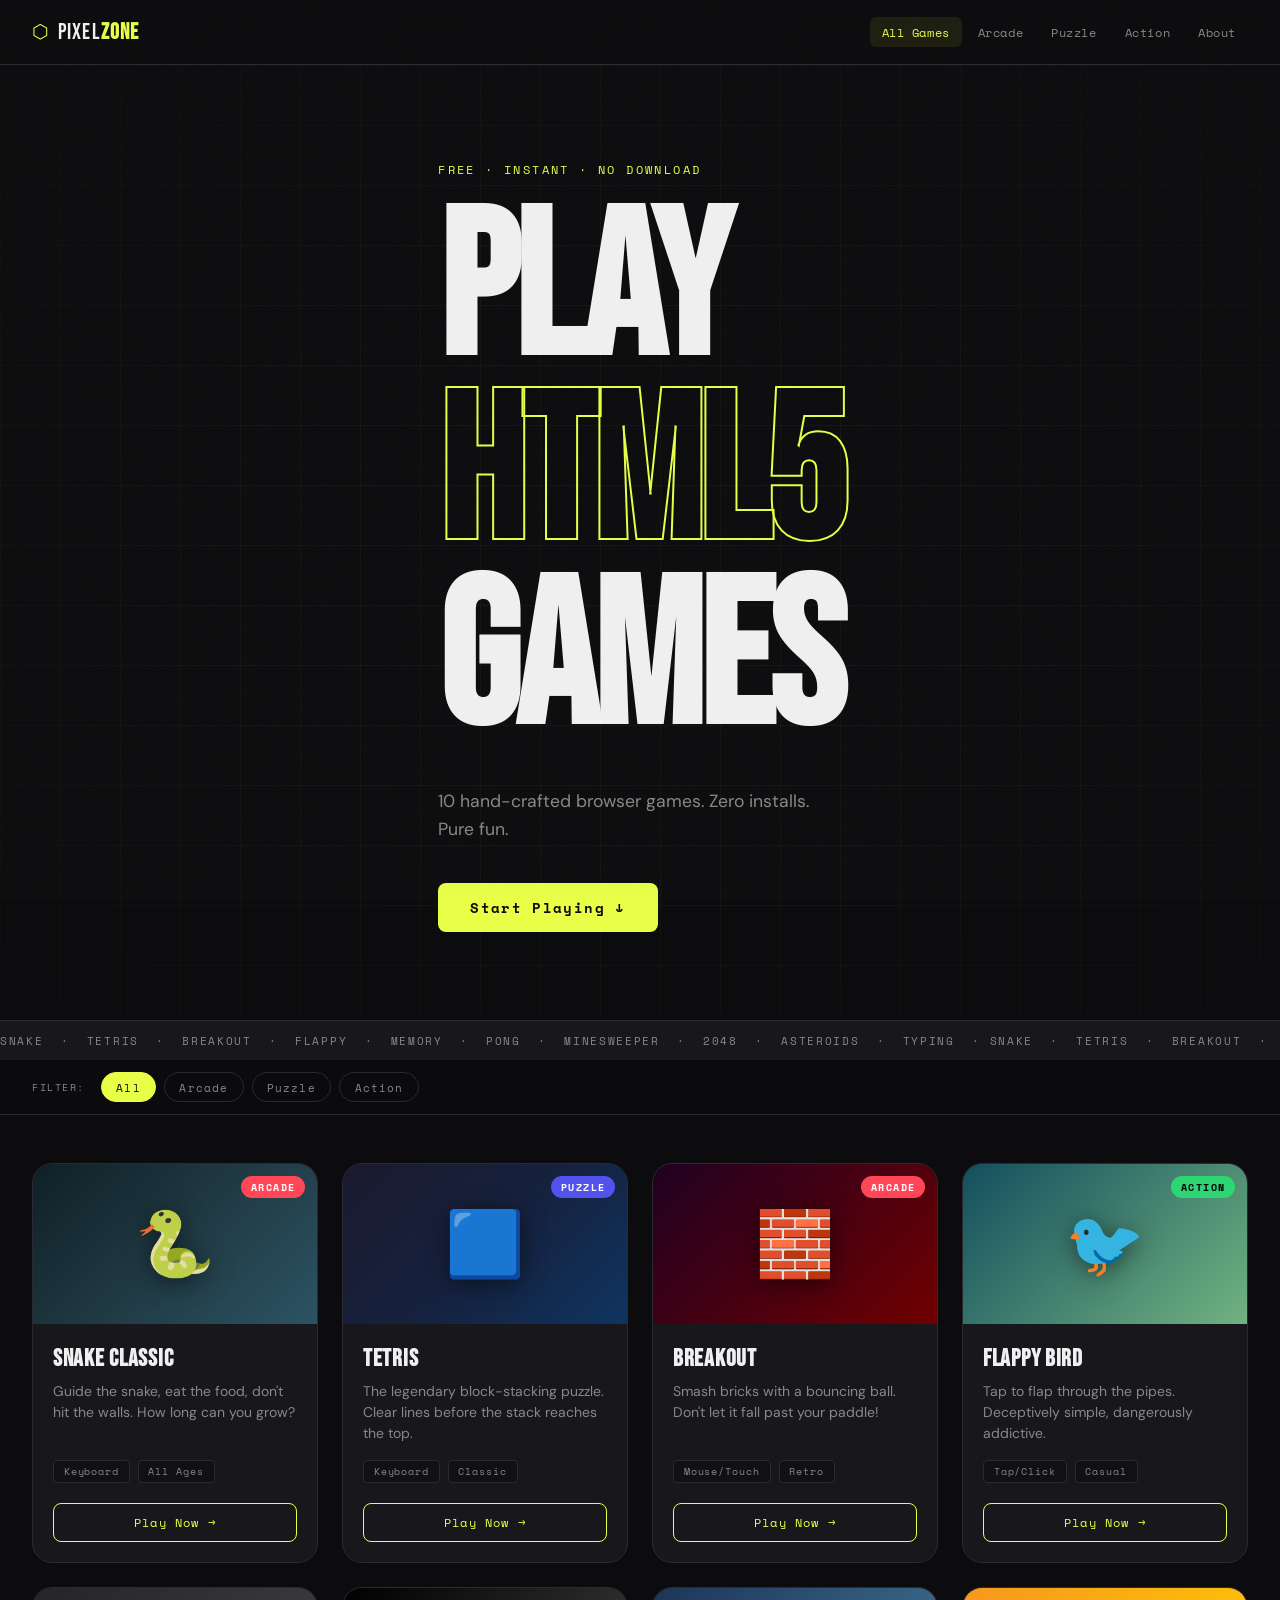
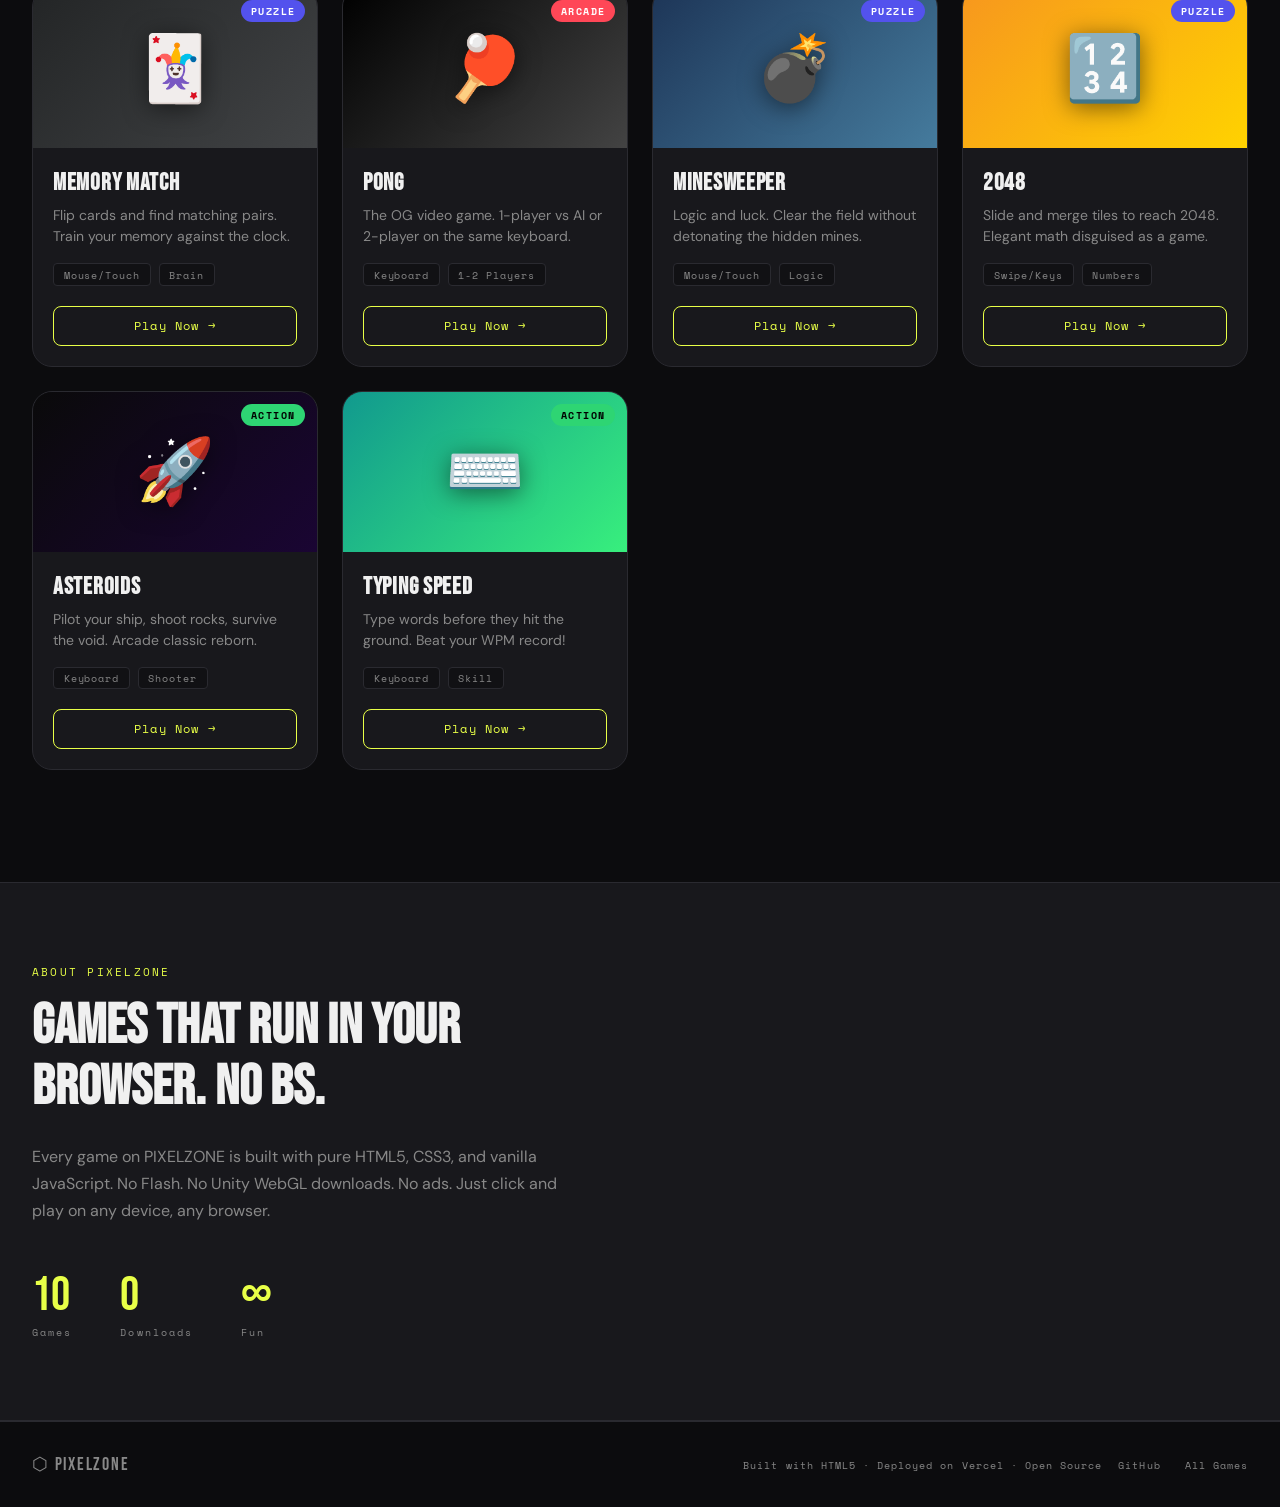
<file: index.html>
<!DOCTYPE html>
<html lang="en">
<head>
  <meta charset="UTF-8" />
  <meta name="viewport" content="width=device-width, initial-scale=1.0" />
  <title>PIXELZONE — HTML5 Games</title>
  <meta name="description" content="Play the best free HTML5 games online. No downloads, no plugins — just pure browser gaming." />
  <link rel="preconnect" href="https://fonts.googleapis.com" />
  <link rel="preconnect" href="https://fonts.gstatic.com" crossorigin />
  <link href="https://fonts.googleapis.com/css2?family=Bebas+Neue&family=Space+Mono:ital,wght@0,400;0,700;1,400&family=DM+Sans:wght@300;400;500;700&display=swap" rel="stylesheet" />
  <link rel="stylesheet" href="css/style.css" />
</head>
<body>

<!-- NOISE OVERLAY -->
<div class="noise"></div>

<!-- HEADER -->
<header class="header">
  <div class="header-inner">
    <a href="index.html" class="logo">
      <span class="logo-icon">⬡</span>
      <span class="logo-text">PIXEL<strong>ZONE</strong></span>
    </a>
    <nav class="nav">
      <a href="index.html" class="nav-link active">All Games</a>
      <a href="#arcade" class="nav-link">Arcade</a>
      <a href="#puzzle" class="nav-link">Puzzle</a>
      <a href="#action" class="nav-link">Action</a>
      <a href="#about" class="nav-link">About</a>
    </nav>
    <button class="menu-toggle" aria-label="Toggle menu">☰</button>
  </div>
</header>

<!-- HERO -->
<section class="hero">
  <div class="hero-bg-grid"></div>
  <div class="hero-content">
    <p class="hero-eyebrow">Free · Instant · No Download</p>
    <h1 class="hero-title">PLAY<br/><span class="hero-accent">HTML5</span><br/>GAMES</h1>
    <p class="hero-sub">10 hand-crafted browser games. Zero installs. Pure fun.</p>
    <a href="#games" class="cta-btn">Start Playing ↓</a>
  </div>
  <div class="hero-ticker">
    <div class="ticker-track">
      <span>SNAKE &nbsp;·&nbsp; TETRIS &nbsp;·&nbsp; BREAKOUT &nbsp;·&nbsp; FLAPPY &nbsp;·&nbsp; MEMORY &nbsp;·&nbsp; PONG &nbsp;·&nbsp; MINESWEEPER &nbsp;·&nbsp; 2048 &nbsp;·&nbsp; ASTEROIDS &nbsp;·&nbsp; TYPING &nbsp;·&nbsp;</span>
      <span>SNAKE &nbsp;·&nbsp; TETRIS &nbsp;·&nbsp; BREAKOUT &nbsp;·&nbsp; FLAPPY &nbsp;·&nbsp; MEMORY &nbsp;·&nbsp; PONG &nbsp;·&nbsp; MINESWEEPER &nbsp;·&nbsp; 2048 &nbsp;·&nbsp; ASTEROIDS &nbsp;·&nbsp; TYPING &nbsp;·&nbsp;</span>
    </div>
  </div>
</section>

<!-- FILTER BAR -->
<div class="filter-bar" id="games">
  <div class="filter-inner">
    <span class="filter-label">FILTER:</span>
    <button class="filter-btn active" data-cat="all">All</button>
    <button class="filter-btn" data-cat="arcade">Arcade</button>
    <button class="filter-btn" data-cat="puzzle">Puzzle</button>
    <button class="filter-btn" data-cat="action">Action</button>
  </div>
</div>

<!-- GAMES GRID -->
<main class="games-grid" id="arcade">
  <!-- SNAKE -->
  <article class="game-card" data-cat="arcade">
    <div class="card-thumb" style="background: linear-gradient(135deg,#0f2027,#203a43,#2c5364)">
      <div class="card-emoji">🐍</div>
      <span class="card-badge arcade">ARCADE</span>
    </div>
    <div class="card-body">
      <h2 class="card-title">Snake Classic</h2>
      <p class="card-desc">Guide the snake, eat the food, don't hit the walls. How long can you grow?</p>
      <div class="card-meta">
        <span class="card-tag">Keyboard</span>
        <span class="card-tag">All Ages</span>
      </div>
      <a href="games/snake.html" class="play-btn">Play Now →</a>
    </div>
  </article>

  <!-- TETRIS -->
  <article class="game-card" data-cat="puzzle">
    <div class="card-thumb" style="background: linear-gradient(135deg,#1a1a2e,#16213e,#0f3460)">
      <div class="card-emoji">🟦</div>
      <span class="card-badge puzzle">PUZZLE</span>
    </div>
    <div class="card-body">
      <h2 class="card-title">Tetris</h2>
      <p class="card-desc">The legendary block-stacking puzzle. Clear lines before the stack reaches the top.</p>
      <div class="card-meta">
        <span class="card-tag">Keyboard</span>
        <span class="card-tag">Classic</span>
      </div>
      <a href="games/tetris.html" class="play-btn">Play Now →</a>
    </div>
  </article>

  <!-- BREAKOUT -->
  <article class="game-card" data-cat="arcade">
    <div class="card-thumb" style="background: linear-gradient(135deg,#200122,#6f0000)">
      <div class="card-emoji">🧱</div>
      <span class="card-badge arcade">ARCADE</span>
    </div>
    <div class="card-body">
      <h2 class="card-title">Breakout</h2>
      <p class="card-desc">Smash bricks with a bouncing ball. Don't let it fall past your paddle!</p>
      <div class="card-meta">
        <span class="card-tag">Mouse/Touch</span>
        <span class="card-tag">Retro</span>
      </div>
      <a href="games/breakout.html" class="play-btn">Play Now →</a>
    </div>
  </article>

  <!-- FLAPPY BIRD -->
  <article class="game-card" data-cat="action">
    <div class="card-thumb" style="background: linear-gradient(135deg,#134e5e,#71b280)">
      <div class="card-emoji">🐦</div>
      <span class="card-badge action">ACTION</span>
    </div>
    <div class="card-body">
      <h2 class="card-title">Flappy Bird</h2>
      <p class="card-desc">Tap to flap through the pipes. Deceptively simple, dangerously addictive.</p>
      <div class="card-meta">
        <span class="card-tag">Tap/Click</span>
        <span class="card-tag">Casual</span>
      </div>
      <a href="games/flappy.html" class="play-btn">Play Now →</a>
    </div>
  </article>

  <!-- MEMORY -->
  <article class="game-card" data-cat="puzzle">
    <div class="card-thumb" style="background: linear-gradient(135deg,#232526,#414345)">
      <div class="card-emoji">🃏</div>
      <span class="card-badge puzzle">PUZZLE</span>
    </div>
    <div class="card-body">
      <h2 class="card-title">Memory Match</h2>
      <p class="card-desc">Flip cards and find matching pairs. Train your memory against the clock.</p>
      <div class="card-meta">
        <span class="card-tag">Mouse/Touch</span>
        <span class="card-tag">Brain</span>
      </div>
      <a href="games/memory.html" class="play-btn">Play Now →</a>
    </div>
  </article>

  <!-- PONG -->
  <article class="game-card" data-cat="arcade">
    <div class="card-thumb" style="background: linear-gradient(135deg,#000000,#434343)">
      <div class="card-emoji">🏓</div>
      <span class="card-badge arcade">ARCADE</span>
    </div>
    <div class="card-body">
      <h2 class="card-title">Pong</h2>
      <p class="card-desc">The OG video game. 1-player vs AI or 2-player on the same keyboard.</p>
      <div class="card-meta">
        <span class="card-tag">Keyboard</span>
        <span class="card-tag">1-2 Players</span>
      </div>
      <a href="games/pong.html" class="play-btn">Play Now →</a>
    </div>
  </article>

  <!-- MINESWEEPER -->
  <article class="game-card" data-cat="puzzle">
    <div class="card-thumb" style="background: linear-gradient(135deg,#1d3557,#457b9d)">
      <div class="card-emoji">💣</div>
      <span class="card-badge puzzle">PUZZLE</span>
    </div>
    <div class="card-body">
      <h2 class="card-title">Minesweeper</h2>
      <p class="card-desc">Logic and luck. Clear the field without detonating the hidden mines.</p>
      <div class="card-meta">
        <span class="card-tag">Mouse/Touch</span>
        <span class="card-tag">Logic</span>
      </div>
      <a href="games/minesweeper.html" class="play-btn">Play Now →</a>
    </div>
  </article>

  <!-- 2048 -->
  <article class="game-card" data-cat="puzzle">
    <div class="card-thumb" style="background: linear-gradient(135deg,#f7971e,#ffd200)">
      <div class="card-emoji">🔢</div>
      <span class="card-badge puzzle">PUZZLE</span>
    </div>
    <div class="card-body">
      <h2 class="card-title">2048</h2>
      <p class="card-desc">Slide and merge tiles to reach 2048. Elegant math disguised as a game.</p>
      <div class="card-meta">
        <span class="card-tag">Swipe/Keys</span>
        <span class="card-tag">Numbers</span>
      </div>
      <a href="games/2048.html" class="play-btn">Play Now →</a>
    </div>
  </article>

  <!-- ASTEROIDS -->
  <article class="game-card" data-cat="action">
    <div class="card-thumb" style="background: linear-gradient(135deg,#0a0a0a,#1a0533)">
      <div class="card-emoji">🚀</div>
      <span class="card-badge action">ACTION</span>
    </div>
    <div class="card-body">
      <h2 class="card-title">Asteroids</h2>
      <p class="card-desc">Pilot your ship, shoot rocks, survive the void. Arcade classic reborn.</p>
      <div class="card-meta">
        <span class="card-tag">Keyboard</span>
        <span class="card-tag">Shooter</span>
      </div>
      <a href="games/asteroids.html" class="play-btn">Play Now →</a>
    </div>
  </article>

  <!-- TYPING SPEED -->
  <article class="game-card" data-cat="action">
    <div class="card-thumb" style="background: linear-gradient(135deg,#11998e,#38ef7d)">
      <div class="card-emoji">⌨️</div>
      <span class="card-badge action">ACTION</span>
    </div>
    <div class="card-body">
      <h2 class="card-title">Typing Speed</h2>
      <p class="card-desc">Type words before they hit the ground. Beat your WPM record!</p>
      <div class="card-meta">
        <span class="card-tag">Keyboard</span>
        <span class="card-tag">Skill</span>
      </div>
      <a href="games/typing.html" class="play-btn">Play Now →</a>
    </div>
  </article>
</main>

<!-- ABOUT -->
<section class="about-section" id="about">
  <div class="about-inner">
    <div class="about-text">
      <p class="about-eyebrow">About PIXELZONE</p>
      <h2 class="about-title">Games that run in your browser. No BS.</h2>
      <p class="about-body">Every game on PIXELZONE is built with pure HTML5, CSS3, and vanilla JavaScript. No Flash. No Unity WebGL downloads. No ads. Just click and play on any device, any browser.</p>
      <div class="about-stats">
        <div class="stat"><span class="stat-num">10</span><span class="stat-label">Games</span></div>
        <div class="stat"><span class="stat-num">0</span><span class="stat-label">Downloads</span></div>
        <div class="stat"><span class="stat-num">∞</span><span class="stat-label">Fun</span></div>
      </div>
    </div>
  </div>
</section>

<!-- FOOTER -->
<footer class="footer">
  <div class="footer-inner">
    <span class="footer-logo">⬡ PIXELZONE</span>
    <p class="footer-copy">Built with HTML5 · Deployed on Vercel · Open Source</p>
    <div class="footer-links">
      <a href="https://github.com" target="_blank">GitHub</a>
      <a href="index.html">All Games</a>
    </div>
  </div>
</footer>

<script src="js/main.js"></script>
</body>
</html>
</file>
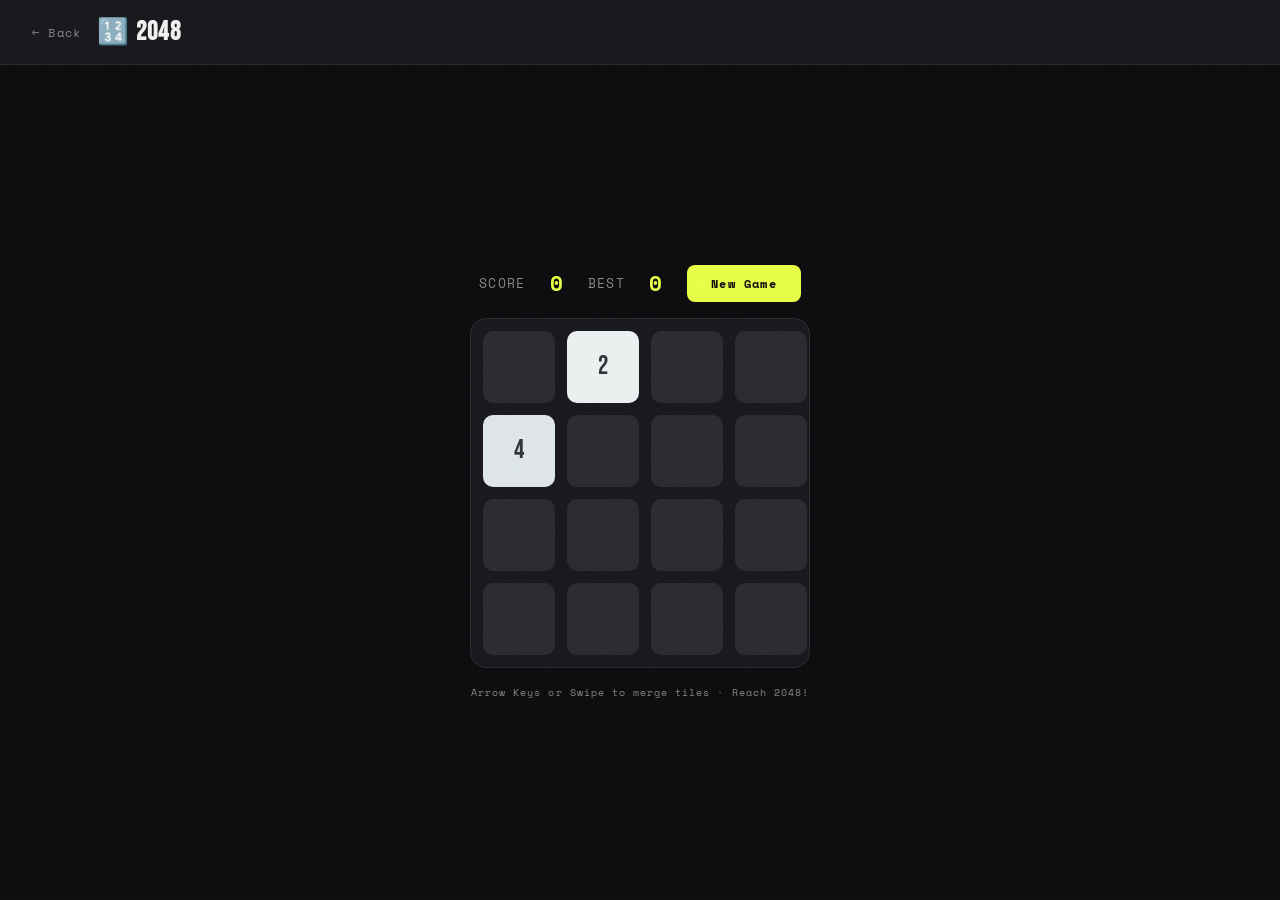
<file: games/2048.html>
<!DOCTYPE html>
<html lang="en">
<head>
  <meta charset="UTF-8"/><meta name="viewport" content="width=device-width,initial-scale=1.0"/>
  <title>2048 — PIXELZONE</title>
  <link rel="preconnect" href="https://fonts.googleapis.com"/>
  <link href="https://fonts.googleapis.com/css2?family=Bebas+Neue&family=Space+Mono:wght@400;700&family=DM+Sans:wght@400;500;700&display=swap" rel="stylesheet"/>
  <link rel="stylesheet" href="../css/style.css"/>
  <style>
    .g2048{display:grid;grid-template-columns:repeat(4,1fr);gap:12px;background:#18181c;padding:12px;border-radius:16px;border:1px solid var(--border);width:340px;max-width:96vw;}
    .tile{width:72px;height:72px;border-radius:10px;display:flex;align-items:center;justify-content:center;font-family:var(--font-display);font-size:1.6rem;letter-spacing:.03em;transition:background .15s;aspect-ratio:1;}
    .tile-0{background:#2a2a30;}
    .tile-2{background:#ecf0f1;color:#2d3436;}
    .tile-4{background:#dfe6e9;color:#2d3436;}
    .tile-8{background:#fdcb6e;color:#fff;}
    .tile-16{background:#e17055;color:#fff;}
    .tile-32{background:#d63031;color:#fff;}
    .tile-64{background:#e84393;color:#fff;}
    .tile-128{background:#6c5ce7;color:#fff;font-size:1.3rem;}
    .tile-256{background:#0984e3;color:#fff;font-size:1.3rem;}
    .tile-512{background:#00b894;color:#fff;font-size:1.3rem;}
    .tile-1024{background:#e8ff47;color:#0c0c0e;font-size:1.1rem;}
    .tile-2048{background:#ff4757;color:#fff;font-size:1.1rem;box-shadow:0 0 30px rgba(255,71,87,.5);}
    @media(max-width:400px){.g2048{width:280px;}.tile{width:57px;height:57px;font-size:1.2rem;}}
  </style>
</head>
<body>
<div class="noise"></div>
<div class="game-page">
  <div class="game-header">
    <a href="../index.html">← Back</a>
    <h1>🔢 2048</h1>
  </div>
  <div class="game-area">
    <div class="game-ui">
      <span class="score-label">SCORE</span><span class="score-val" id="score">0</span>
      <span class="score-label">BEST</span><span class="score-val" id="best">0</span>
      <button class="game-btn" id="newBtn">New Game</button>
    </div>
    <div id="boardEl" class="g2048"></div>
    <p class="game-hint">Arrow Keys or Swipe to merge tiles · Reach 2048!</p>
  </div>
</div>
<script>
let board,score,best=0,over=false;

function empty(){return Array.from({length:4},()=>Array(4).fill(0));}

function addTile(b){
  const empties=[];
  b.forEach((r,ri)=>r.forEach((v,ci)=>{if(!v)empties.push([ri,ci]);}));
  if(!empties.length)return;
  const[r,c]=empties[Math.floor(Math.random()*empties.length)];
  b[r][c]=Math.random()<.9?2:4;
}

function init(){
  board=empty();score=0;over=false;
  addTile(board);addTile(board);
  document.getElementById('score').textContent=0;
  render();
}

function render(){
  const el=document.getElementById('boardEl');
  el.innerHTML='';
  board.forEach(row=>row.forEach(v=>{
    const t=document.createElement('div');
    const cls=v&&v<=2048?v:v>2048?2048:0;
    t.className=`tile tile-${cls}`;
    t.textContent=v||'';
    el.appendChild(t);
  }));
}

function slideRow(row){
  let r=row.filter(v=>v);
  for(let i=0;i<r.length-1;i++){
    if(r[i]===r[i+1]){r[i]*=2;score+=r[i];r.splice(i+1,1);}
  }
  while(r.length<4)r.push(0);
  return r;
}

function move(dir){
  if(over)return;
  let moved=false;
  const b=board.map(r=>[...r]);
  if(dir==='left'){board=board.map(r=>{const n=slideRow(r);if(n.join()!==r.join())moved=true;return n;});}
  else if(dir==='right'){board=board.map(r=>{const rv=[...r].reverse(),n=slideRow(rv).reverse();if(n.join()!==r.join())moved=true;return n;});}
  else if(dir==='up'||dir==='down'){
    for(let c=0;c<4;c++){
      let col=board.map(r=>r[c]);
      if(dir==='down')col.reverse();
      const n=slideRow(col);
      if(dir==='down')n.reverse();
      if(n.join()!==col.join())moved=true; // Note: col is pre-reverse, so compare original
      board.forEach((r,ri)=>r[c]=n[ri]);
    }
    moved = JSON.stringify(board)!==JSON.stringify(b);
  }
  if(moved){addTile(board);document.getElementById('score').textContent=score;if(score>best){best=score;document.getElementById('best').textContent=best;}}
  render();
  if(!canMove())gameOver();
}

function canMove(){
  for(let r=0;r<4;r++)for(let c=0;c<4;c++){
    if(!board[r][c])return true;
    if(c<3&&board[r][c]===board[r][c+1])return true;
    if(r<3&&board[r][c]===board[r+1][c])return true;
  }
  return false;
}

function gameOver(){over=true;setTimeout(()=>alert(`Game Over!\nScore: ${score}`),100);}

document.getElementById('newBtn').addEventListener('click',init);
document.addEventListener('keydown',e=>{
  const map={ArrowLeft:'left',ArrowRight:'right',ArrowUp:'up',ArrowDown:'down'};
  if(map[e.key]){move(map[e.key]);e.preventDefault();}
});

// Swipe
let tx=0,ty=0;
document.getElementById('boardEl').addEventListener('touchstart',e=>{tx=e.touches[0].clientX;ty=e.touches[0].clientY;},{passive:true});
document.getElementById('boardEl').addEventListener('touchend',e=>{
  const dx=e.changedTouches[0].clientX-tx,dy=e.changedTouches[0].clientY-ty;
  if(Math.abs(dx)>Math.abs(dy))move(dx>0?'right':'left');
  else move(dy>0?'down':'up');
},{passive:true});

init();
</script>
</body>
</html>
</file>
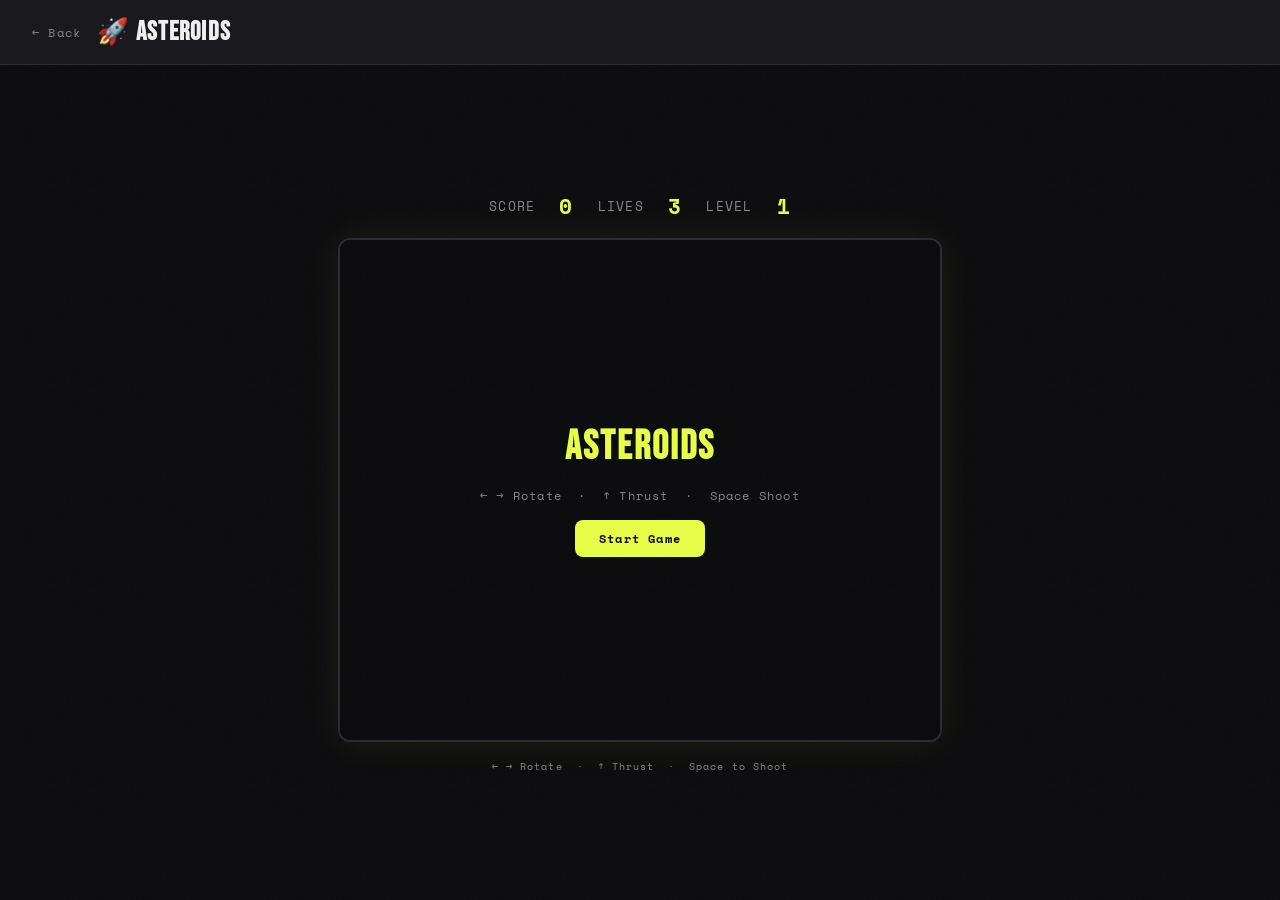
<file: games/asteroids.html>
<!DOCTYPE html>
<html lang="en">
<head>
  <meta charset="UTF-8"/><meta name="viewport" content="width=device-width,initial-scale=1.0"/>
  <title>Asteroids — PIXELZONE</title>
  <link rel="preconnect" href="https://fonts.googleapis.com"/>
  <link href="https://fonts.googleapis.com/css2?family=Bebas+Neue&family=Space+Mono:wght@400;700&family=DM+Sans:wght@400;500&display=swap" rel="stylesheet"/>
  <link rel="stylesheet" href="../css/style.css"/>
</head>
<body>
<div class="noise"></div>
<div class="game-page">
  <div class="game-header">
    <a href="../index.html">← Back</a>
    <h1>🚀 Asteroids</h1>
  </div>
  <div class="game-area">
    <div class="game-ui">
      <span class="score-label">SCORE</span><span class="score-val" id="score">0</span>
      <span class="score-label">LIVES</span><span class="score-val" id="lives">3</span>
      <span class="score-label">LEVEL</span><span class="score-val" id="level">1</span>
    </div>
    <div class="game-canvas-wrap">
      <canvas id="gameCanvas" width="600" height="500"></canvas>
      <div class="overlay" id="overlay">
        <h2 id="oTitle">ASTEROIDS</h2>
        <p id="oMsg">← → Rotate &nbsp;·&nbsp; ↑ Thrust &nbsp;·&nbsp; Space Shoot</p>
        <button class="game-btn" id="startBtn">Start Game</button>
      </div>
    </div>
    <p class="game-hint">← → Rotate &nbsp;·&nbsp; ↑ Thrust &nbsp;·&nbsp; Space to Shoot</p>
  </div>
</div>
<script>
const canvas=document.getElementById('gameCanvas'),ctx=canvas.getContext('2d');
const W=canvas.width,H=canvas.height;
const TAU=Math.PI*2;
let ship,asteroids,bullets,particles,score,lives,level,running=false,animId,keys={},invTimer=0;

function mkShip(){return{x:W/2,y:H/2,angle:-Math.PI/2,vx:0,vy:0,r:14};}

function mkAsteroid(size,x,y){
  const n=Math.floor(Math.random()*5)+7;
  const pts=Array.from({length:n},(_,i)=>{const a=TAU*i/n;const r=size*(0.7+Math.random()*.6);return{x:Math.cos(a)*r,y:Math.sin(a)*r};});
  return{x:x??Math.random()*W,y:y??Math.random()*H,vx:(Math.random()-0.5)*2*(4-size/20),vy:(Math.random()-.5)*2*(4-size/20),size,pts,rot:0,rotSpeed:(Math.random()-.5)*.05};
}

function initLevel(){
  const count=3+level;
  asteroids=[];
  for(let i=0;i<count;i++){
    let x,y;
    do{x=Math.random()*W;y=Math.random()*H;}while(Math.hypot(x-W/2,y-H/2)<150);
    asteroids.push(mkAsteroid(50,x,y));
  }
  bullets=[];particles=[];
}

function startGame(){
  ship=mkShip();score=0;lives=3;level=1;invTimer=120;
  document.getElementById('score').textContent=0;
  document.getElementById('lives').textContent=3;
  document.getElementById('level').textContent=1;
  initLevel();
  document.getElementById('overlay').classList.add('hidden');
  running=true;cancelAnimationFrame(animId);animId=requestAnimationFrame(loop);
}

function draw(){
  ctx.fillStyle='rgba(12,12,14,.25)';ctx.fillRect(0,0,W,H);
  // stars (static via seed)
  ctx.fillStyle='rgba(255,255,255,.4)';
  for(let i=0;i<60;i++){ctx.fillRect((i*137+i*i*31)%W,(i*97+i*i*13)%H,1,1);}

  // asteroids
  asteroids.forEach(a=>{
    ctx.save();ctx.translate(a.x,a.y);ctx.rotate(a.rot);
    ctx.strokeStyle='#aaa';ctx.lineWidth=1.5;
    ctx.beginPath();a.pts.forEach((p,i)=>i?ctx.lineTo(p.x,p.y):ctx.moveTo(p.x,p.y));
    ctx.closePath();ctx.stroke();ctx.restore();
  });

  // bullets
  bullets.forEach(b=>{
    ctx.fillStyle='#e8ff47';ctx.shadowColor='#e8ff47';ctx.shadowBlur=8;
    ctx.beginPath();ctx.arc(b.x,b.y,3,0,TAU);ctx.fill();ctx.shadowBlur=0;
  });

  // particles
  particles.forEach(p=>{
    ctx.globalAlpha=p.life/p.maxLife;ctx.fillStyle=p.color;
    ctx.beginPath();ctx.arc(p.x,p.y,2,0,TAU);ctx.fill();
  });ctx.globalAlpha=1;

  // ship
  if(invTimer<=0||(invTimer%6<3)){
    ctx.save();ctx.translate(ship.x,ship.y);ctx.rotate(ship.angle);
    ctx.strokeStyle='#e8ff47';ctx.lineWidth=2;ctx.shadowColor='#e8ff47';ctx.shadowBlur=12;
    ctx.beginPath();ctx.moveTo(ship.r,0);ctx.lineTo(-ship.r*.7,ship.r*.6);ctx.lineTo(-ship.r*.4,0);ctx.lineTo(-ship.r*.7,-ship.r*.6);ctx.closePath();ctx.stroke();
    if(keys['ArrowUp']||keys['w']){
      ctx.strokeStyle='#ff6348';ctx.beginPath();ctx.moveTo(-ship.r*.4,0);ctx.lineTo(-ship.r*1.1,(Math.random()-.5)*ship.r*.6);ctx.stroke();
    }
    ctx.restore();
  }

  // HUD
  ctx.fillStyle='#555';ctx.font='11px Space Mono';ctx.textAlign='left';
}

function update(){
  // ship
  const ROT=.065,THRUST=.18,DRAG=.985,FIRE_RATE=8;
  if(keys['ArrowLeft']||keys['a'])ship.angle-=ROT;
  if(keys['ArrowRight']||keys['d'])ship.angle+=ROT;
  if(keys['ArrowUp']||keys['w']){ship.vx+=Math.cos(ship.angle)*THRUST;ship.vy+=Math.sin(ship.angle)*THRUST;}
  ship.vx*=DRAG;ship.vy*=DRAG;
  ship.x=(ship.x+ship.vx+W)%W;ship.y=(ship.y+ship.vy+H)%H;

  // fire
  if((keys[' ']||keys['Space'])&&!ship.fireCD){
    bullets.push({x:ship.x+Math.cos(ship.angle)*ship.r,y:ship.y+Math.sin(ship.angle)*ship.r,
      vx:Math.cos(ship.angle)*10+ship.vx,vy:Math.sin(ship.angle)*10+ship.vy,life:55});
    ship.fireCD=FIRE_RATE;
  }
  if(ship.fireCD>0)ship.fireCD--;
  if(invTimer>0)invTimer--;

  // bullets
  bullets.forEach(b=>{b.x=(b.x+b.vx+W)%W;b.y=(b.y+b.vy+H)%H;b.life--;});
  bullets=bullets.filter(b=>b.life>0);

  // asteroids
  asteroids.forEach(a=>{a.x=(a.x+a.vx+W)%W;a.y=(a.y+a.vy+H)%H;a.rot+=a.rotSpeed;});

  // particles
  particles.forEach(p=>{p.x+=p.vx;p.y+=p.vy;p.life--;});
  particles=particles.filter(p=>p.life>0);

  // bullet-asteroid
  const newAst=[];
  bullets.forEach(b=>{
    asteroids.forEach(a=>{
      if(Math.hypot(b.x-a.x,b.y-a.y)<a.size*.8){
        b.life=0;
        explode(a);
        const pts=(a.size/50)*10;
        score+=pts;document.getElementById('score').textContent=score;
        if(a.size>20){newAst.push(mkAsteroid(a.size*.55,a.x+10,a.y));newAst.push(mkAsteroid(a.size*.55,a.x-10,a.y));}
      }
    });
  });
  asteroids=[...asteroids.filter(a=>!bullets.some(b=>b.life===0&&Math.hypot(b.x-a.x,b.y-a.y)<a.size*.8)),...newAst];
  // re-filter after marking
  asteroids=asteroids.filter((_,i,arr)=>arr.indexOf(_)===i);

  // ship collision
  if(invTimer<=0){
    asteroids.forEach(a=>{
      if(Math.hypot(ship.x-a.x,ship.y-a.y)<ship.r+a.size*.6){
        explode({x:ship.x,y:ship.y,size:30});
        lives--;document.getElementById('lives').textContent=lives;
        if(lives<=0){running=false;document.getElementById('oTitle').textContent='GAME OVER';document.getElementById('oMsg').textContent=`Score: ${score}`;document.getElementById('overlay').classList.remove('hidden');}
        else{ship=mkShip();invTimer=180;}
      }
    });
  }

  // next level
  if(asteroids.length===0){level++;document.getElementById('level').textContent=level;initLevel();}
}

function explode(obj){
  for(let i=0;i<16;i++){
    const a=Math.random()*TAU,s=1+Math.random()*3;
    particles.push({x:obj.x,y:obj.y,vx:Math.cos(a)*s,vy:Math.sin(a)*s,life:30+Math.random()*20,maxLife:50,color:['#e8ff47','#ff6348','#fff'][Math.floor(Math.random()*3)]});
  }
}

function loop(){
  if(!running)return;
  update();draw();animId=requestAnimationFrame(loop);
}

document.getElementById('startBtn').addEventListener('click',startGame);
document.addEventListener('keydown',e=>{keys[e.key]=true;if([' ','ArrowUp','ArrowDown','ArrowLeft','ArrowRight'].includes(e.key))e.preventDefault();});
document.addEventListener('keyup',e=>{keys[e.key]=false;});

ctx.fillStyle='#0c0c0e';ctx.fillRect(0,0,W,H);
</script>
</body>
</html>
</file>
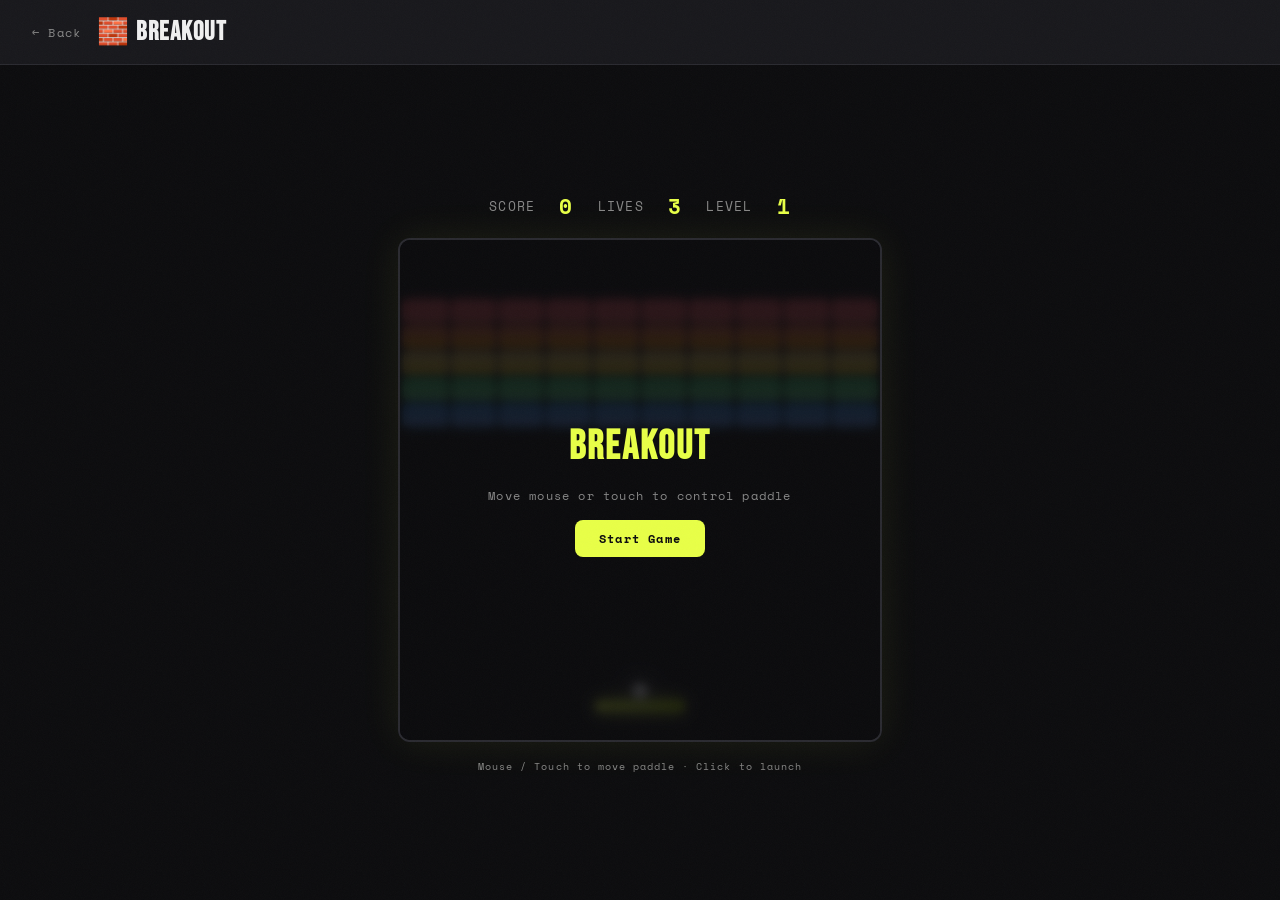
<file: games/breakout.html>
<!DOCTYPE html>
<html lang="en">
<head>
  <meta charset="UTF-8"/><meta name="viewport" content="width=device-width,initial-scale=1.0"/>
  <title>Breakout — PIXELZONE</title>
  <link rel="preconnect" href="https://fonts.googleapis.com"/>
  <link href="https://fonts.googleapis.com/css2?family=Bebas+Neue&family=Space+Mono:wght@400;700&family=DM+Sans:wght@400;500&display=swap" rel="stylesheet"/>
  <link rel="stylesheet" href="../css/style.css"/>
</head>
<body>
<div class="noise"></div>
<div class="game-page">
  <div class="game-header">
    <a href="../index.html">← Back</a>
    <h1>🧱 Breakout</h1>
  </div>
  <div class="game-area">
    <div class="game-ui">
      <span class="score-label">SCORE</span><span class="score-val" id="score">0</span>
      <span class="score-label">LIVES</span><span class="score-val" id="lives">3</span>
      <span class="score-label">LEVEL</span><span class="score-val" id="level">1</span>
    </div>
    <div class="game-canvas-wrap">
      <canvas id="gameCanvas" width="480" height="500"></canvas>
      <div class="overlay" id="overlay">
        <h2 id="oTitle">BREAKOUT</h2>
        <p id="oMsg">Move mouse or touch to control paddle</p>
        <button class="game-btn" id="startBtn">Start Game</button>
      </div>
    </div>
    <p class="game-hint">Mouse / Touch to move paddle · Click to launch</p>
  </div>
</div>
<script>
const canvas=document.getElementById('gameCanvas'),ctx=canvas.getContext('2d');
const W=canvas.width,H=canvas.height;

const ROWS=5,COLS=10,BRICKG=4;
const BW=(W-BRICKG*(COLS+1))/COLS, BH=22;
const PAD_W=90,PAD_H=12,PAD_Y=H-40;
const BALL_R=8;

const BCOLORS=[['#ff4757','#ff6b6b'],['#ff6348','#ffa502'],['#eccc68','#ffd32a'],['#2ed573','#7bed9f'],['#1e90ff','#70a1ff']];

let bricks,ball,padX,score,lives,level,running=false,animId;

function initBricks(){
  bricks=[];
  for(let r=0;r<ROWS;r++)for(let c=0;c<COLS;c++)
    bricks.push({x:BRICKG+(BW+BRICKG)*c,y:60+(BH+BRICKG)*r,alive:true,row:r});
}

function initBall(){
  ball={x:W/2,y:PAD_Y-BALL_R-1,dx:3+level*.5,dy:-(4+level*.3),launched:false};
}

function startGame(){
  score=0;lives=3;level=1;
  document.getElementById('score').textContent=0;
  document.getElementById('lives').textContent=3;
  document.getElementById('level').textContent=1;
  padX=W/2-PAD_W/2;
  initBricks();initBall();
  document.getElementById('overlay').classList.add('hidden');
  running=true;
  cancelAnimationFrame(animId);
  animId=requestAnimationFrame(loop);
}

function draw(){
  ctx.fillStyle='#0c0c0e';ctx.fillRect(0,0,W,H);
  // bricks
  bricks.forEach(b=>{
    if(!b.alive)return;
    const[c1,c2]=BCOLORS[b.row];
    const g=ctx.createLinearGradient(b.x,b.y,b.x,b.y+BH);
    g.addColorStop(0,c1);g.addColorStop(1,c2);
    ctx.fillStyle=g;
    ctx.shadowColor=c1;ctx.shadowBlur=8;
    ctx.beginPath();ctx.roundRect(b.x,b.y,BW,BH,4);ctx.fill();
    ctx.shadowBlur=0;
    ctx.fillStyle='rgba(255,255,255,.2)';
    ctx.fillRect(b.x+4,b.y+3,BW-8,3);
  });
  // paddle
  const pg=ctx.createLinearGradient(padX,PAD_Y,padX+PAD_W,PAD_Y);
  pg.addColorStop(0,'#e8ff47');pg.addColorStop(1,'#a8d000');
  ctx.fillStyle=pg;
  ctx.shadowColor='#e8ff47';ctx.shadowBlur=16;
  ctx.beginPath();ctx.roundRect(padX,PAD_Y,PAD_W,PAD_H,PAD_H/2);ctx.fill();
  ctx.shadowBlur=0;
  // ball
  ctx.fillStyle='#fff';
  ctx.shadowColor='rgba(255,255,255,.8)';ctx.shadowBlur=20;
  ctx.beginPath();ctx.arc(ball.x,ball.y,BALL_R,0,Math.PI*2);ctx.fill();
  ctx.shadowBlur=0;
}

function update(){
  if(!ball.launched){ball.x=padX+PAD_W/2;return;}
  ball.x+=ball.dx;ball.y+=ball.dy;
  // walls
  if(ball.x-BALL_R<0){ball.x=BALL_R;ball.dx=Math.abs(ball.dx);}
  if(ball.x+BALL_R>W){ball.x=W-BALL_R;ball.dx=-Math.abs(ball.dx);}
  if(ball.y-BALL_R<0){ball.y=BALL_R;ball.dy=Math.abs(ball.dy);}
  // paddle
  if(ball.y+BALL_R>=PAD_Y&&ball.y+BALL_R<=PAD_Y+PAD_H&&ball.x>=padX&&ball.x<=padX+PAD_W){
    const hit=(ball.x-(padX+PAD_W/2))/(PAD_W/2);
    const angle=hit*60*(Math.PI/180);
    const speed=Math.sqrt(ball.dx*ball.dx+ball.dy*ball.dy);
    ball.dx=speed*Math.sin(angle);ball.dy=-speed*Math.cos(angle);
    ball.y=PAD_Y-BALL_R;
  }
  // out
  if(ball.y>H+20){lives--;document.getElementById('lives').textContent=lives;
    if(lives<=0){running=false;showOverlay('GAME OVER',`Score: ${score}`);}
    else initBall();}
  // bricks
  let alive=0;
  bricks.forEach(b=>{
    if(!b.alive)return; alive++;
    if(ball.x+BALL_R>b.x&&ball.x-BALL_R<b.x+BW&&ball.y+BALL_R>b.y&&ball.y-BALL_R<b.y+BH){
      b.alive=false;
      score+=10*(ROWS-b.row);document.getElementById('score').textContent=score;
      const overlapX=Math.min(ball.x+BALL_R-b.x, b.x+BW-ball.x+BALL_R);
      const overlapY=Math.min(ball.y+BALL_R-b.y, b.y+BH-ball.y+BALL_R);
      if(overlapX<overlapY)ball.dx*=-1; else ball.dy*=-1;
    }
  });
  if(alive===0){level++;document.getElementById('level').textContent=level;initBricks();initBall();}
}

function loop(){
  if(!running)return;
  update();draw();animId=requestAnimationFrame(loop);
}

function showOverlay(t,m){
  document.getElementById('oTitle').textContent=t;
  document.getElementById('oMsg').textContent=m;
  document.getElementById('overlay').classList.remove('hidden');
}

document.getElementById('startBtn').addEventListener('click',startGame);
canvas.addEventListener('mousemove',e=>{
  const rect=canvas.getBoundingClientRect();
  const x=e.clientX-rect.left-PAD_W/2;
  padX=Math.max(0,Math.min(W-PAD_W,x));
});
canvas.addEventListener('click',()=>{if(!ball.launched)ball.launched=true;});
canvas.addEventListener('touchmove',e=>{
  const rect=canvas.getBoundingClientRect();
  const x=e.touches[0].clientX-rect.left-PAD_W/2;
  padX=Math.max(0,Math.min(W-PAD_W,x));e.preventDefault();
},{passive:false});
canvas.addEventListener('touchstart',()=>{if(!ball.launched)ball.launched=true;},{passive:true});

// Init draw
padX=W/2-PAD_W/2;initBricks();initBall();draw();
</script>
</body>
</html>
</file>
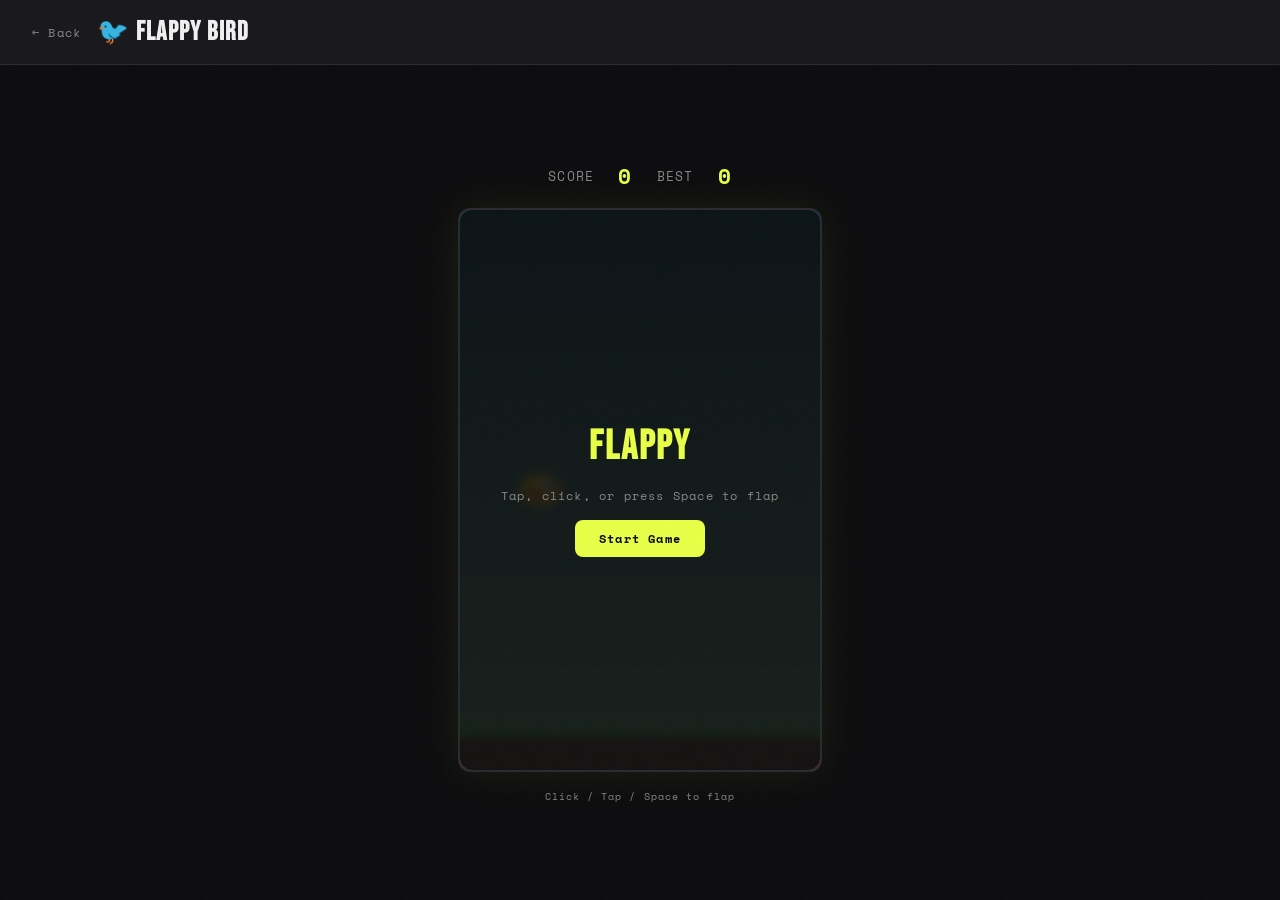
<file: games/flappy.html>
<!DOCTYPE html>
<html lang="en">
<head>
  <meta charset="UTF-8"/><meta name="viewport" content="width=device-width,initial-scale=1.0"/>
  <title>Flappy Bird — PIXELZONE</title>
  <link rel="preconnect" href="https://fonts.googleapis.com"/>
  <link href="https://fonts.googleapis.com/css2?family=Bebas+Neue&family=Space+Mono:wght@400;700&family=DM+Sans:wght@400;500&display=swap" rel="stylesheet"/>
  <link rel="stylesheet" href="../css/style.css"/>
</head>
<body>
<div class="noise"></div>
<div class="game-page">
  <div class="game-header">
    <a href="../index.html">← Back</a>
    <h1>🐦 Flappy Bird</h1>
  </div>
  <div class="game-area">
    <div class="game-ui">
      <span class="score-label">SCORE</span><span class="score-val" id="score">0</span>
      <span class="score-label">BEST</span><span class="score-val" id="best">0</span>
    </div>
    <div class="game-canvas-wrap">
      <canvas id="gameCanvas" width="360" height="560"></canvas>
      <div class="overlay" id="overlay">
        <h2 id="oTitle">FLAPPY</h2>
        <p id="oMsg">Tap, click, or press Space to flap</p>
        <button class="game-btn" id="startBtn">Start Game</button>
      </div>
    </div>
    <p class="game-hint">Click / Tap / Space to flap</p>
  </div>
</div>
<script>
const canvas=document.getElementById('gameCanvas'),ctx=canvas.getContext('2d');
const W=canvas.width,H=canvas.height;
const PIPE_W=60,PIPE_GAP=160,GRAVITY=0.45,FLAP=-8,PIPE_SPEED=2.8;

let bird,pipes,score,best=0,running=false,animId,frameCount;

function initGame(){
  bird={x:80,y:H/2,vy:0,r:18};
  pipes=[];score=0;frameCount=0;
  document.getElementById('score').textContent=0;
}

function flap(){
  if(!running){startGame();return;}
  bird.vy=FLAP;
}

function startGame(){
  initGame();
  document.getElementById('overlay').classList.add('hidden');
  running=true;
  cancelAnimationFrame(animId);
  animId=requestAnimationFrame(loop);
}

function addPipe(){
  const top=80+Math.random()*(H-PIPE_GAP-160);
  pipes.push({x:W,top,bottom:top+PIPE_GAP,scored:false});
}

function drawBG(){
  // sky gradient
  const g=ctx.createLinearGradient(0,0,0,H);
  g.addColorStop(0,'#134e5e');g.addColorStop(1,'#71b280');
  ctx.fillStyle=g;ctx.fillRect(0,0,W,H);
  // ground
  ctx.fillStyle='#5d4037';ctx.fillRect(0,H-40,W,40);
  ctx.fillStyle='#4caf50';ctx.fillRect(0,H-40,W,8);
}

function drawPipe(p){
  const g1=ctx.createLinearGradient(p.x,0,p.x+PIPE_W,0);
  g1.addColorStop(0,'#2e7d32');g1.addColorStop(.5,'#4caf50');g1.addColorStop(1,'#1b5e20');
  ctx.fillStyle=g1;
  // top pipe
  ctx.fillRect(p.x,0,PIPE_W,p.top);
  ctx.fillRect(p.x-6,p.top-24,PIPE_W+12,24);
  // bottom pipe
  ctx.fillRect(p.x,p.bottom,PIPE_W,H-p.bottom);
  ctx.fillRect(p.x-6,p.bottom,PIPE_W+12,24);
  ctx.fillStyle='rgba(255,255,255,.1)';
  ctx.fillRect(p.x+8,0,8,p.top);
  ctx.fillRect(p.x+8,p.bottom,8,H-p.bottom);
}

function drawBird(){
  const{x,y,vy}=bird;
  const angle=Math.max(-0.4,Math.min(0.8,vy*0.05));
  ctx.save();ctx.translate(x,y);ctx.rotate(angle);
  // body
  ctx.fillStyle='#ffd32a';ctx.shadowColor='#ffd32a';ctx.shadowBlur=12;
  ctx.beginPath();ctx.ellipse(0,0,bird.r,bird.r-4,0,0,Math.PI*2);ctx.fill();
  ctx.shadowBlur=0;
  // wing
  ctx.fillStyle='#e67e22';ctx.beginPath();ctx.ellipse(-4,4,10,6,0.3,0,Math.PI*2);ctx.fill();
  // eye
  ctx.fillStyle='#fff';ctx.beginPath();ctx.arc(8,-4,6,0,Math.PI*2);ctx.fill();
  ctx.fillStyle='#333';ctx.beginPath();ctx.arc(10,-4,3,0,Math.PI*2);ctx.fill();
  // beak
  ctx.fillStyle='#e67e22';ctx.beginPath();ctx.moveTo(18,-2);ctx.lineTo(28,0);ctx.lineTo(18,4);ctx.closePath();ctx.fill();
  ctx.restore();
}

function update(){
  bird.vy+=GRAVITY;bird.y+=bird.vy;
  frameCount++;
  if(frameCount%80===0)addPipe();
  pipes.forEach(p=>p.x-=PIPE_SPEED);
  pipes=pipes.filter(p=>p.x>-PIPE_W-20);
  // score
  pipes.forEach(p=>{
    if(!p.scored&&p.x+PIPE_W<bird.x){p.scored=true;score++;document.getElementById('score').textContent=score;}
  });
  // collision
  if(bird.y+bird.r>H-40||bird.y-bird.r<0){gameOver();return;}
  for(const p of pipes){
    if(bird.x+bird.r-6>p.x&&bird.x-bird.r+6<p.x+PIPE_W){
      if(bird.y-bird.r+4<p.top||bird.y+bird.r-4>p.bottom){gameOver();return;}
    }
  }
}

function gameOver(){
  running=false;
  if(score>best){best=score;document.getElementById('best').textContent=best;}
  document.getElementById('oTitle').textContent='GAME OVER';
  document.getElementById('oMsg').textContent=`Score: ${score}`;
  document.getElementById('overlay').classList.remove('hidden');
}

function loop(){
  if(!running)return;
  update();
  drawBG();
  pipes.forEach(drawPipe);
  drawBird();
  // score on canvas
  ctx.fillStyle='rgba(0,0,0,.5)';ctx.beginPath();ctx.roundRect(W/2-40,16,80,40,8);ctx.fill();
  ctx.fillStyle='#fff';ctx.font='bold 22px "Bebas Neue"';ctx.textAlign='center';ctx.fillText(score,W/2,44);
  animId=requestAnimationFrame(loop);
}

// Initial draw
drawBG();initGame();drawBird();

document.getElementById('startBtn').addEventListener('click',startGame);
document.addEventListener('keydown',e=>{if(e.code==='Space'){flap();e.preventDefault();}});
canvas.addEventListener('click',flap);
canvas.addEventListener('touchstart',e=>{flap();e.preventDefault();},{passive:false});
</script>
</body>
</html>
</file>
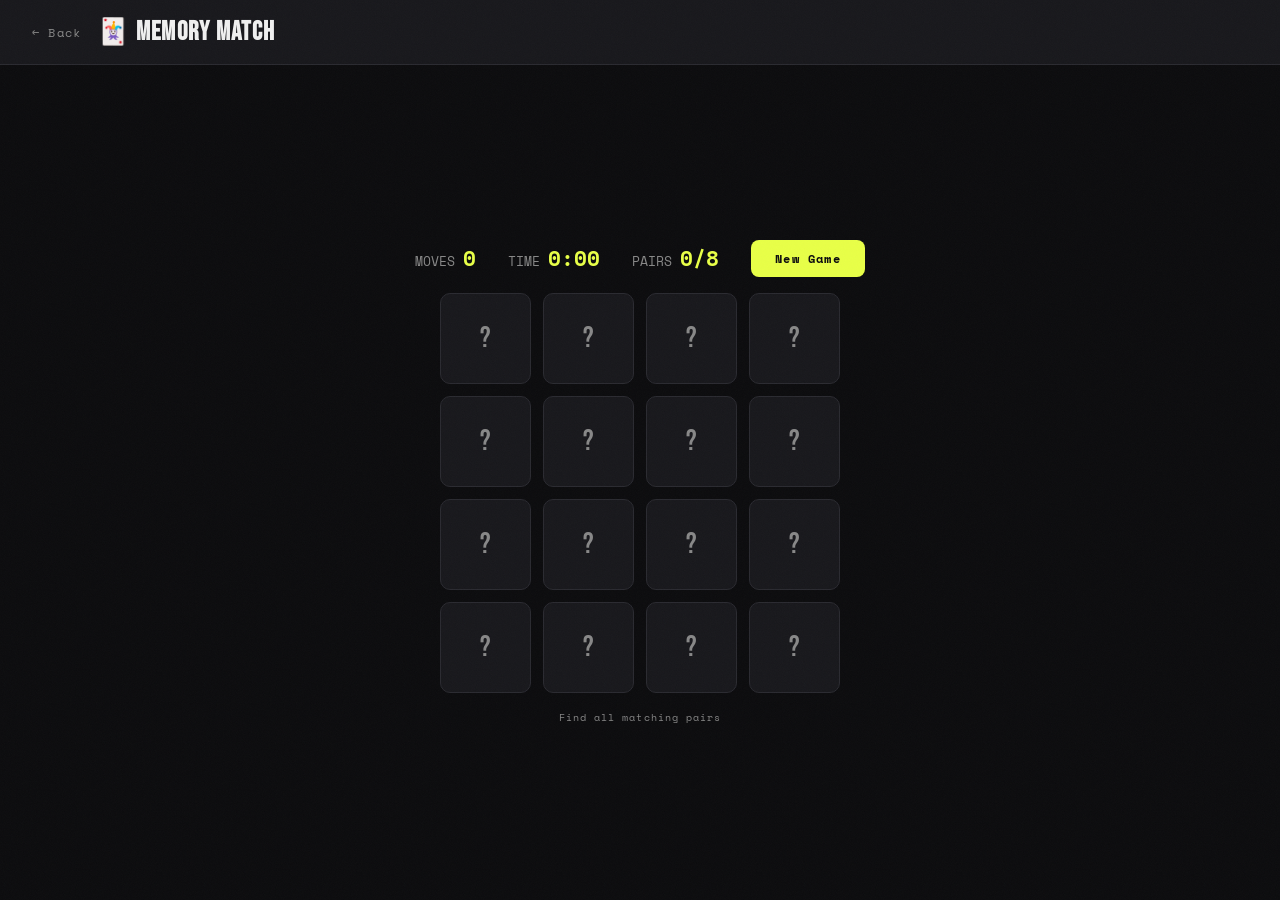
<file: games/memory.html>
<!DOCTYPE html>
<html lang="en">
<head>
  <meta charset="UTF-8"/><meta name="viewport" content="width=device-width,initial-scale=1.0"/>
  <title>Memory Match — PIXELZONE</title>
  <link rel="preconnect" href="https://fonts.googleapis.com"/>
  <link href="https://fonts.googleapis.com/css2?family=Bebas+Neue&family=Space+Mono:wght@400;700&family=DM+Sans:wght@400;500&display=swap" rel="stylesheet"/>
  <link rel="stylesheet" href="../css/style.css"/>
  <style>
    .memory-grid{display:grid;grid-template-columns:repeat(4,1fr);gap:12px;max-width:400px;width:100%;}
    .mem-card{aspect-ratio:1;border-radius:10px;cursor:pointer;perspective:600px;}
    .mem-card-inner{width:100%;height:100%;position:relative;transform-style:preserve-3d;transition:transform .4s;}
    .mem-card.flipped .mem-card-inner,.mem-card.matched .mem-card-inner{transform:rotateY(180deg);}
    .mem-face{position:absolute;inset:0;border-radius:10px;display:flex;align-items:center;justify-content:center;backface-visibility:hidden;}
    .mem-front{background:var(--surface);border:1px solid var(--border);}
    .mem-front::after{content:'?';font-family:var(--font-display);font-size:1.8rem;color:var(--text-muted);}
    .mem-back{background:var(--bg2);border:1px solid var(--accent);transform:rotateY(180deg);font-size:2rem;}
    .mem-card.matched .mem-back{background:rgba(232,255,71,.08);border-color:var(--accent);box-shadow:0 0 12px rgba(232,255,71,.2);}
    .memory-info{display:flex;gap:2rem;align-items:center;font-family:var(--font-mono);font-size:.8rem;}
  </style>
</head>
<body>
<div class="noise"></div>
<div class="game-page">
  <div class="game-header">
    <a href="../index.html">← Back</a>
    <h1>🃏 Memory Match</h1>
  </div>
  <div class="game-area">
    <div class="memory-info">
      <span><span class="score-label">MOVES </span><span class="score-val" id="moves">0</span></span>
      <span><span class="score-label">TIME </span><span class="score-val" id="timer">0:00</span></span>
      <span><span class="score-label">PAIRS </span><span class="score-val" id="pairs">0/8</span></span>
      <button class="game-btn" id="restartBtn">New Game</button>
    </div>
    <div class="memory-grid" id="grid"></div>
    <p class="game-hint">Find all matching pairs</p>
  </div>
</div>
<script>
const EMOJIS=['🎮','🚀','⚡','🎯','💎','🔥','🌈','👾','🏆','🎪','🦄','🍭','🎲','🎸','🌸','🦊'];
const PAIRS=8;
let cards=[],flipped=[],matched=0,moves=0,timerInt,seconds=0,canFlip=true,started=false;

function shuffle(arr){return arr.sort(()=>Math.random()-.5);}

function buildGrid(){
  clearInterval(timerInt);
  cards=[];flipped=[];matched=0;moves=0;seconds=0;started=false;canFlip=true;
  document.getElementById('moves').textContent=0;
  document.getElementById('timer').textContent='0:00';
  document.getElementById('pairs').textContent='0/'+PAIRS;

  const selected=shuffle([...EMOJIS]).slice(0,PAIRS);
  const deck=shuffle([...selected,...selected]);

  const grid=document.getElementById('grid');
  grid.innerHTML='';
  deck.forEach((emoji,i)=>{
    const card=document.createElement('div');
    card.className='mem-card';
    card.dataset.emoji=emoji;
    card.dataset.index=i;
    card.innerHTML=`<div class="mem-card-inner"><div class="mem-face mem-front"></div><div class="mem-face mem-back">${emoji}</div></div>`;
    card.addEventListener('click',()=>flipCard(card));
    grid.appendChild(card);
    cards.push(card);
  });
}

function startTimer(){
  timerInt=setInterval(()=>{
    seconds++;
    const m=Math.floor(seconds/60),s=seconds%60;
    document.getElementById('timer').textContent=`${m}:${s.toString().padStart(2,'0')}`;
  },1000);
}

function flipCard(card){
  if(!canFlip||card.classList.contains('flipped')||card.classList.contains('matched'))return;
  if(!started){started=true;startTimer();}
  card.classList.add('flipped');
  flipped.push(card);
  if(flipped.length===2){
    moves++;document.getElementById('moves').textContent=moves;
    canFlip=false;
    setTimeout(checkMatch,600);
  }
}

function checkMatch(){
  const[a,b]=flipped;
  if(a.dataset.emoji===b.dataset.emoji){
    a.classList.add('matched');b.classList.add('matched');
    matched++;document.getElementById('pairs').textContent=`${matched}/${PAIRS}`;
    if(matched===PAIRS){clearInterval(timerInt);setTimeout(()=>alert(`🎉 You won!\n${moves} moves · ${document.getElementById('timer').textContent}`),300);}
  }else{
    a.classList.remove('flipped');b.classList.remove('flipped');
  }
  flipped=[];canFlip=true;
}

document.getElementById('restartBtn').addEventListener('click',buildGrid);
buildGrid();
</script>
</body>
</html>
</file>
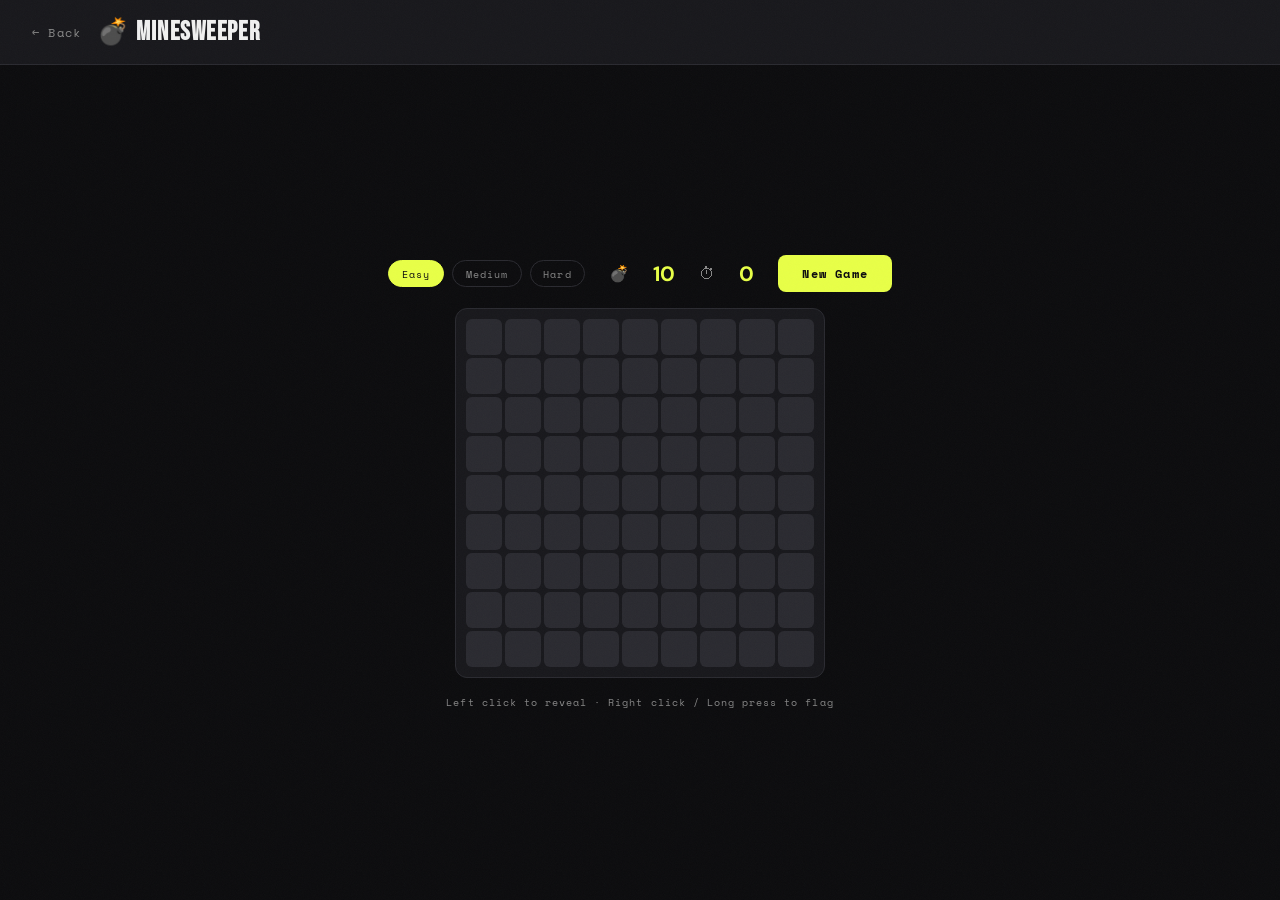
<file: games/minesweeper.html>
<!DOCTYPE html>
<html lang="en">
<head>
  <meta charset="UTF-8"/><meta name="viewport" content="width=device-width,initial-scale=1.0"/>
  <title>Minesweeper — PIXELZONE</title>
  <link rel="preconnect" href="https://fonts.googleapis.com"/>
  <link href="https://fonts.googleapis.com/css2?family=Bebas+Neue&family=Space+Mono:wght@400;700&family=DM+Sans:wght@400;500&display=swap" rel="stylesheet"/>
  <link rel="stylesheet" href="../css/style.css"/>
  <style>
    .ms-grid{display:inline-grid;gap:3px;background:var(--surface);border:1px solid var(--border);padding:10px;border-radius:12px;}
    .ms-cell{width:36px;height:36px;border-radius:6px;border:none;cursor:pointer;font-family:var(--font-mono);font-size:.85rem;font-weight:700;transition:background .1s;display:flex;align-items:center;justify-content:center;}
    .ms-cell.hidden{background:#2a2a30;color:transparent;}
    .ms-cell.hidden:hover{background:#3a3a44;}
    .ms-cell.revealed{background:#18181c;cursor:default;}
    .ms-cell.flagged{background:#2a2a30;color:#ff4757;}
    .ms-cell.mine-hit{background:#ff4757;color:#fff;}
    .ms-cell[data-n="1"]{color:#70a1ff;}.ms-cell[data-n="2"]{color:#2ed573;}.ms-cell[data-n="3"]{color:#ff6348;}
    .ms-cell[data-n="4"]{color:#5352ed;}.ms-cell[data-n="5"]{color:#ff4757;}.ms-cell[data-n="6"]{color:#00d2d3;}
    .ms-cell[data-n="7"]{color:#ff9f43;}.ms-cell[data-n="8"]{color:#a29bfe;}
    .ms-bar{display:flex;gap:1.5rem;align-items:center;flex-wrap:wrap;}
    .diff-btns{display:flex;gap:.5rem;}
    .diff-btn{font-family:var(--font-mono);font-size:.65rem;letter-spacing:.1em;background:transparent;border:1px solid var(--border);color:var(--text-muted);padding:.3rem .8rem;border-radius:100px;cursor:pointer;transition:all .2s;}
    .diff-btn.active,.diff-btn:hover{background:var(--accent);color:var(--bg);border-color:var(--accent);}
  </style>
</head>
<body>
<div class="noise"></div>
<div class="game-page">
  <div class="game-header">
    <a href="../index.html">← Back</a>
    <h1>💣 Minesweeper</h1>
  </div>
  <div class="game-area">
    <div class="ms-bar">
      <div class="diff-btns">
        <button class="diff-btn active" data-diff="easy">Easy</button>
        <button class="diff-btn" data-diff="medium">Medium</button>
        <button class="diff-btn" data-diff="hard">Hard</button>
      </div>
      <span class="score-label">💣</span><span class="score-val" id="mineCount">10</span>
      <span class="score-label">⏱</span><span class="score-val" id="time">0</span>
      <button class="game-btn" id="restartBtn">New Game</button>
    </div>
    <div id="grid" class="ms-grid"></div>
    <p class="game-hint">Left click to reveal · Right click / Long press to flag</p>
  </div>
</div>
<script>
const DIFFS={easy:{cols:9,rows:9,mines:10},medium:{cols:16,rows:16,mines:40},hard:{cols:30,rows:16,mines:99}};
let diff='easy',cols,rows,mines,board,revealed,flagged,gameOver,firstClick,timerInt,timeEl;

function initGame(){
  clearInterval(timerInt);
  const d=DIFFS[diff];cols=d.cols;rows=d.rows;mines=d.mines;
  board=Array.from({length:rows},()=>Array(cols).fill(0));
  revealed=Array.from({length:rows},()=>Array(cols).fill(false));
  flagged=Array.from({length:rows},()=>Array(cols).fill(false));
  gameOver=false;firstClick=true;
  document.getElementById('mineCount').textContent=mines;
  document.getElementById('time').textContent=0;
  renderGrid();
}

function placeMines(er,ec){
  let placed=0;
  while(placed<mines){
    const r=Math.floor(Math.random()*rows),c=Math.floor(Math.random()*cols);
    if(board[r][c]===-1||(Math.abs(r-er)<=1&&Math.abs(c-ec)<=1))continue;
    board[r][c]=-1;placed++;
  }
  for(let r=0;r<rows;r++)for(let c=0;c<cols;c++){
    if(board[r][c]===-1)continue;
    let n=0;
    for(let dr=-1;dr<=1;dr++)for(let dc=-1;dc<=1;dc++){
      const nr=r+dr,nc=c+dc;
      if(nr>=0&&nr<rows&&nc>=0&&nc<cols&&board[nr][nc]===-1)n++;
    }
    board[r][c]=n;
  }
}

function renderGrid(){
  const grid=document.getElementById('grid');
  grid.style.gridTemplateColumns=`repeat(${cols},1fr)`;
  grid.innerHTML='';
  for(let r=0;r<rows;r++)for(let c=0;c<cols;c++){
    const cell=document.createElement('div');
    cell.className='ms-cell hidden';
    cell.dataset.r=r;cell.dataset.c=c;
    cell.addEventListener('click',()=>handleClick(r,c));
    cell.addEventListener('contextmenu',e=>{e.preventDefault();handleFlag(r,c);});
    // Long press for mobile
    let pressTimer;
    cell.addEventListener('touchstart',()=>{pressTimer=setTimeout(()=>handleFlag(r,c),500);},{passive:true});
    cell.addEventListener('touchend',()=>clearTimeout(pressTimer),{passive:true});
    grid.appendChild(cell);
  }
}

function getCell(r,c){return document.querySelector(`[data-r="${r}"][data-c="${c}"]`);}

function handleClick(r,c){
  if(gameOver||flagged[r][c]||revealed[r][c])return;
  if(firstClick){firstClick=false;placeMines(r,c);startTimer();}
  reveal(r,c);
  updateRender();
  checkWin();
}

function reveal(r,c){
  if(r<0||r>=rows||c<0||c>=cols||revealed[r][c]||flagged[r][c])return;
  revealed[r][c]=true;
  if(board[r][c]===-1){gameOver=true;return;}
  if(board[r][c]===0){for(let dr=-1;dr<=1;dr++)for(let dc=-1;dc<=1;dc++)reveal(r+dr,c+dc);}
}

function handleFlag(r,c){
  if(gameOver||revealed[r][c])return;
  flagged[r][c]=!flagged[r][c];
  updateRender();
}

function updateRender(){
  for(let r=0;r<rows;r++)for(let c=0;c<cols;c++){
    const cell=getCell(r,c);
    if(!cell)continue;
    cell.className='ms-cell';
    if(gameOver&&board[r][c]===-1&&!flagged[r][c]){
      cell.classList.add(revealed[r][c]?'mine-hit':'revealed');
      cell.textContent='💣';
    }else if(flagged[r][c]){
      cell.classList.add('flagged');cell.textContent='🚩';
    }else if(!revealed[r][c]){
      cell.classList.add('hidden');cell.textContent='';
    }else{
      cell.classList.add('revealed');
      if(board[r][c]>0){cell.textContent=board[r][c];cell.dataset.n=board[r][c];}
      else{cell.textContent='';}
    }
  }
}

function checkWin(){
  if(gameOver){clearInterval(timerInt);setTimeout(()=>{alert('💥 Boom! Game over.\nClick New Game to try again.');},100);return;}
  let unrevealed=0;
  for(let r=0;r<rows;r++)for(let c=0;c<cols;c++)if(!revealed[r][c])unrevealed++;
  if(unrevealed===mines){clearInterval(timerInt);setTimeout(()=>alert('🎉 You cleared the field!'),100);}
}

function startTimer(){
  let t=0;
  timerInt=setInterval(()=>{t++;document.getElementById('time').textContent=t;},1000);
}

document.getElementById('restartBtn').addEventListener('click',initGame);
document.querySelectorAll('.diff-btn').forEach(btn=>{
  btn.addEventListener('click',()=>{
    document.querySelectorAll('.diff-btn').forEach(b=>b.classList.remove('active'));
    btn.classList.add('active');diff=btn.dataset.diff;initGame();
  });
});

initGame();
</script>
</body>
</html>
</file>
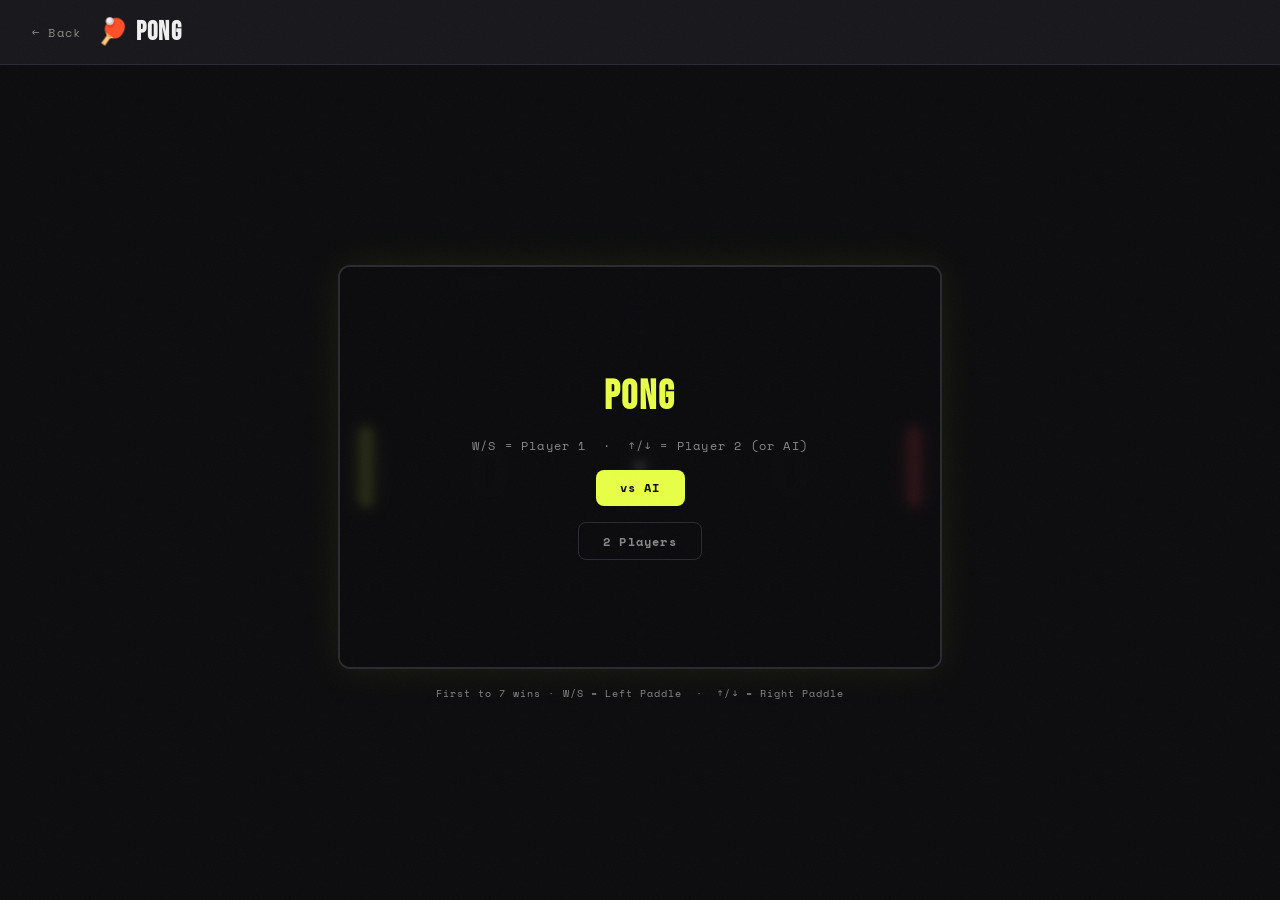
<file: games/pong.html>
<!DOCTYPE html>
<html lang="en">
<head>
  <meta charset="UTF-8"/><meta name="viewport" content="width=device-width,initial-scale=1.0"/>
  <title>Pong — PIXELZONE</title>
  <link rel="preconnect" href="https://fonts.googleapis.com"/>
  <link href="https://fonts.googleapis.com/css2?family=Bebas+Neue&family=Space+Mono:wght@400;700&family=DM+Sans:wght@400;500&display=swap" rel="stylesheet"/>
  <link rel="stylesheet" href="../css/style.css"/>
</head>
<body>
<div class="noise"></div>
<div class="game-page">
  <div class="game-header">
    <a href="../index.html">← Back</a>
    <h1>🏓 Pong</h1>
  </div>
  <div class="game-area">
    <div class="game-canvas-wrap">
      <canvas id="gameCanvas" width="600" height="400"></canvas>
      <div class="overlay" id="overlay">
        <h2 id="oTitle">PONG</h2>
        <p id="oMsg">W/S = Player 1 &nbsp;·&nbsp; ↑/↓ = Player 2 (or AI)</p>
        <button class="game-btn" id="vsAI">vs AI</button>
        <button class="game-btn secondary" id="vs2P">2 Players</button>
      </div>
    </div>
    <p class="game-hint">First to 7 wins · W/S = Left Paddle &nbsp;·&nbsp; ↑/↓ = Right Paddle</p>
  </div>
</div>
<script>
const canvas=document.getElementById('gameCanvas'),ctx=canvas.getContext('2d');
const W=canvas.width,H=canvas.height;
const PAD_W=12,PAD_H=80,BALL_S=10,WIN=7,PAD_SPEED=5;

let p1,p2,ball,score,running=false,vsAI=true,animId,keys={};

function init(){
  p1={x:20,y:H/2-PAD_H/2};
  p2={x:W-20-PAD_W,y:H/2-PAD_H/2};
  ball={x:W/2,y:H/2,dx:(Math.random()>.5?1:-1)*4,dy:(Math.random()>.5?1:-1)*3};
  score={p1:0,p2:0};
}

function draw(){
  ctx.fillStyle='#0c0c0e';ctx.fillRect(0,0,W,H);
  // dashes
  ctx.setLineDash([10,10]);ctx.strokeStyle='#2a2a30';ctx.lineWidth=2;
  ctx.beginPath();ctx.moveTo(W/2,0);ctx.lineTo(W/2,H);ctx.stroke();ctx.setLineDash([]);
  // score
  ctx.font='72px "Bebas Neue"';ctx.textAlign='center';ctx.fillStyle='rgba(255,255,255,.07)';
  ctx.fillText(score.p1,W/4,H/2+28);ctx.fillText(score.p2,3*W/4,H/2+28);
  // labels
  ctx.font='11px "Space Mono"';ctx.fillStyle='#555';ctx.letterSpacing='.1em';
  ctx.fillText('PLAYER 1',W/4,20);ctx.fillText(vsAI?'AI':'PLAYER 2',3*W/4,20);
  // paddles
  [[p1,'#e8ff47'],[p2,'#ff4757']].forEach(([p,c])=>{
    ctx.fillStyle=c;ctx.shadowColor=c;ctx.shadowBlur=16;
    ctx.beginPath();ctx.roundRect(p.x,p.y,PAD_W,PAD_H,PAD_W/2);ctx.fill();
    ctx.shadowBlur=0;
  });
  // ball
  ctx.fillStyle='#fff';ctx.shadowColor='rgba(255,255,255,.8)';ctx.shadowBlur=20;
  ctx.beginPath();ctx.roundRect(ball.x-BALL_S/2,ball.y-BALL_S/2,BALL_S,BALL_S,2);ctx.fill();
  ctx.shadowBlur=0;
}

function update(){
  // p1
  if(keys['w']||keys['W'])p1.y=Math.max(0,p1.y-PAD_SPEED);
  if(keys['s']||keys['S'])p1.y=Math.min(H-PAD_H,p1.y+PAD_SPEED);
  // p2
  if(vsAI){
    const mid=p2.y+PAD_H/2;
    const diff=ball.y-mid;
    p2.y+=Math.sign(diff)*Math.min(Math.abs(diff),PAD_SPEED*.85);
    p2.y=Math.max(0,Math.min(H-PAD_H,p2.y));
  }else{
    if(keys['ArrowUp'])p2.y=Math.max(0,p2.y-PAD_SPEED);
    if(keys['ArrowDown'])p2.y=Math.min(H-PAD_H,p2.y+PAD_SPEED);
  }
  ball.x+=ball.dx;ball.y+=ball.dy;
  // walls
  if(ball.y<BALL_S/2){ball.y=BALL_S/2;ball.dy=Math.abs(ball.dy);}
  if(ball.y>H-BALL_S/2){ball.y=H-BALL_S/2;ball.dy=-Math.abs(ball.dy);}
  // paddle hit
  function hitPad(p){
    if(ball.x-BALL_S/2<=p.x+PAD_W&&ball.x+BALL_S/2>=p.x&&ball.y+BALL_S/2>=p.y&&ball.y-BALL_S/2<=p.y+PAD_H){
      const hit=(ball.y-(p.y+PAD_H/2))/(PAD_H/2);
      const ang=hit*60*(Math.PI/180);
      const speed=Math.min(10,Math.sqrt(ball.dx*ball.dx+ball.dy*ball.dy)+.15);
      return{dx:Math.sign(ball.dx)*-1*speed*Math.cos(ang),dy:speed*Math.sin(ang)};
    }
    return null;
  }
  let r;
  if(ball.dx<0&&(r=hitPad(p1))){ball.dx=Math.abs(r.dx);ball.dy=r.dy;}
  if(ball.dx>0&&(r=hitPad(p2))){ball.dx=-Math.abs(r.dx);ball.dy=r.dy;}
  // score
  if(ball.x<0){score.p2++;checkWin();resetBall(1);}
  if(ball.x>W){score.p1++;checkWin();resetBall(-1);}
}

function resetBall(dir){
  ball={x:W/2,y:H/2,dx:dir*4,dy:(Math.random()>.5?1:-1)*3};
}

function checkWin(){
  if(score.p1>=WIN||score.p2>=WIN){
    running=false;
    const winner=score.p1>=WIN?(vsAI?'PLAYER 1':'PLAYER 1'):( vsAI?'AI':'PLAYER 2');
    document.getElementById('oTitle').textContent=winner+' WINS';
    document.getElementById('oMsg').textContent=`${score.p1} — ${score.p2}`;
    document.getElementById('overlay').classList.remove('hidden');
  }
}

function loop(){
  if(!running)return;
  update();draw();animId=requestAnimationFrame(loop);
}

function startGame(ai){
  vsAI=ai;init();
  document.getElementById('overlay').classList.add('hidden');
  running=true;cancelAnimationFrame(animId);animId=requestAnimationFrame(loop);
}

document.getElementById('vsAI').addEventListener('click',()=>startGame(true));
document.getElementById('vs2P').addEventListener('click',()=>startGame(false));
document.addEventListener('keydown',e=>{keys[e.key]=true;if(['ArrowUp','ArrowDown',' '].includes(e.key))e.preventDefault();});
document.addEventListener('keyup',e=>{keys[e.key]=false;});

init();draw();
</script>
</body>
</html>
</file>
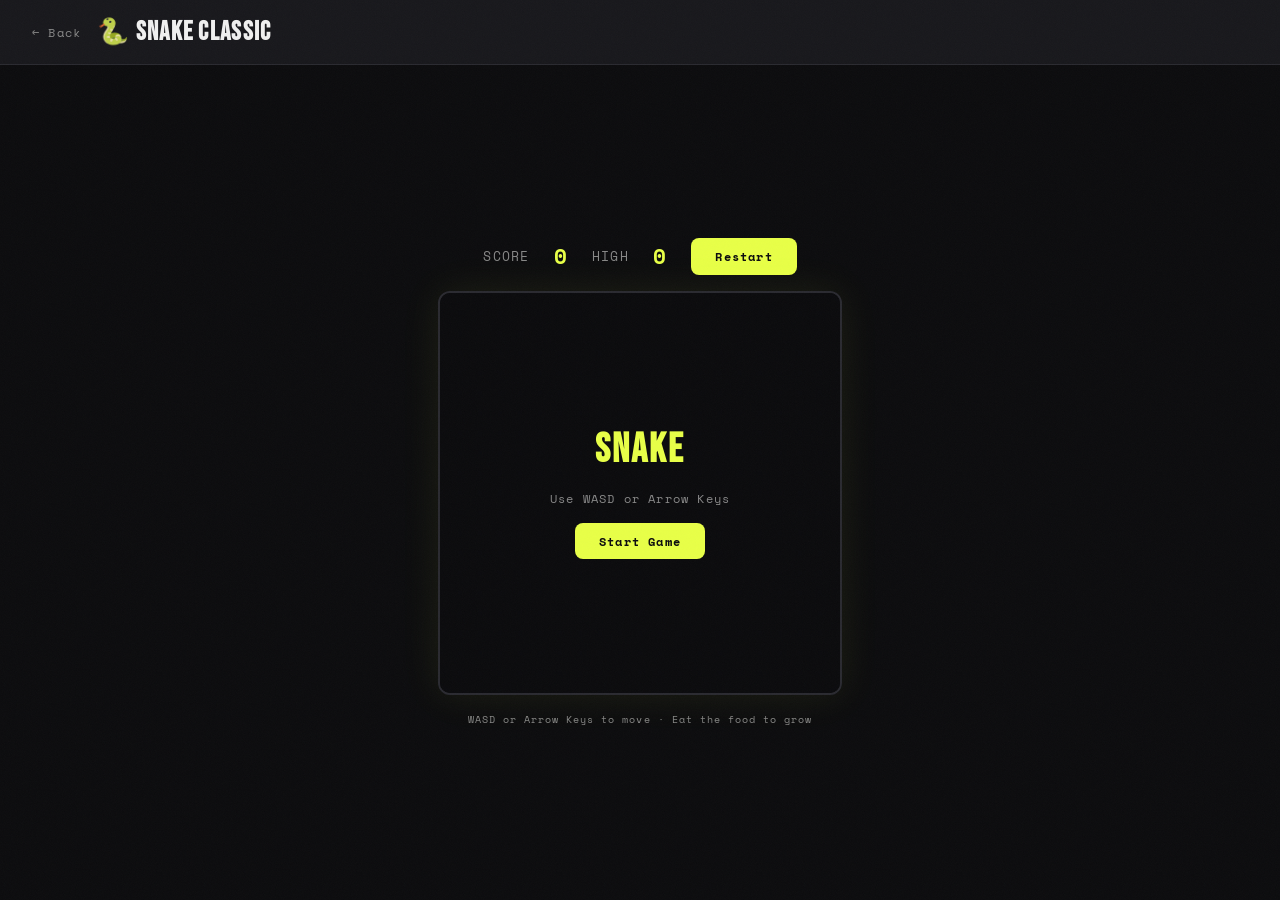
<file: games/snake.html>
<!DOCTYPE html>
<html lang="en">
<head>
  <meta charset="UTF-8" /><meta name="viewport" content="width=device-width,initial-scale=1.0"/>
  <title>Snake Classic — PIXELZONE</title>
  <link rel="preconnect" href="https://fonts.googleapis.com"/>
  <link href="https://fonts.googleapis.com/css2?family=Bebas+Neue&family=Space+Mono:wght@400;700&family=DM+Sans:wght@400;500&display=swap" rel="stylesheet"/>
  <link rel="stylesheet" href="../css/style.css"/>
</head>
<body>
<div class="noise"></div>
<div class="game-page">
  <div class="game-header">
    <a href="../index.html">← Back</a>
    <h1>🐍 Snake Classic</h1>
  </div>
  <div class="game-area">
    <div class="game-ui">
      <span class="score-label">SCORE</span>
      <span class="score-val" id="score">0</span>
      <span class="score-label">HIGH</span>
      <span class="score-val" id="highscore">0</span>
      <button class="game-btn" id="restartBtn">Restart</button>
    </div>
    <div class="game-canvas-wrap">
      <canvas id="gameCanvas" width="400" height="400"></canvas>
      <div class="overlay" id="overlay">
        <h2 id="overlayTitle">SNAKE</h2>
        <p id="overlayMsg">Use WASD or Arrow Keys</p>
        <button class="game-btn" id="startBtn">Start Game</button>
      </div>
    </div>
    <p class="game-hint">WASD or Arrow Keys to move · Eat the food to grow</p>
  </div>
</div>
<script>
const canvas = document.getElementById('gameCanvas');
const ctx = canvas.getContext('2d');
const COLS = 20, ROWS = 20;
const CELL = canvas.width / COLS;

const colors = { bg: '#0c0c0e', grid: '#18181c', snake: '#e8ff47', head: '#fff', food: '#ff4757' };

let snake, dir, nextDir, food, score, highscore = 0, gameLoop, running = false;

function initGame() {
  snake = [{x:10,y:10},{x:9,y:10},{x:8,y:10}];
  dir = {x:1,y:0}; nextDir = {x:1,y:0};
  score = 0;
  placeFood();
  document.getElementById('score').textContent = 0;
}

function placeFood() {
  let pos;
  do { pos = {x: Math.floor(Math.random()*COLS), y: Math.floor(Math.random()*ROWS)}; }
  while (snake.some(s => s.x===pos.x && s.y===pos.y));
  food = pos;
}

function draw() {
  ctx.fillStyle = colors.bg;
  ctx.fillRect(0,0,canvas.width,canvas.height);
  // grid
  ctx.strokeStyle = colors.grid;
  ctx.lineWidth = .5;
  for(let i=0;i<=COLS;i++){ctx.beginPath();ctx.moveTo(i*CELL,0);ctx.lineTo(i*CELL,canvas.height);ctx.stroke();}
  for(let j=0;j<=ROWS;j++){ctx.beginPath();ctx.moveTo(0,j*CELL);ctx.lineTo(canvas.width,j*CELL);ctx.stroke();}
  // food
  ctx.fillStyle = colors.food;
  ctx.shadowColor = colors.food; ctx.shadowBlur = 12;
  ctx.beginPath();
  ctx.arc(food.x*CELL+CELL/2, food.y*CELL+CELL/2, CELL/2-2, 0, Math.PI*2);
  ctx.fill();
  ctx.shadowBlur = 0;
  // snake
  snake.forEach((seg, i) => {
    ctx.fillStyle = i===0 ? colors.head : colors.snake;
    if(i===0){ctx.shadowColor=colors.snake;ctx.shadowBlur=16;}
    const pad = i===0 ? 1 : 2;
    ctx.beginPath();
    ctx.roundRect(seg.x*CELL+pad, seg.y*CELL+pad, CELL-pad*2, CELL-pad*2, i===0?4:3);
    ctx.fill();
    ctx.shadowBlur=0;
  });
}

function update() {
  dir = nextDir;
  const head = {x: snake[0].x+dir.x, y: snake[0].y+dir.y};
  if(head.x<0||head.x>=COLS||head.y<0||head.y>=ROWS){gameOver();return;}
  if(snake.some(s=>s.x===head.x&&s.y===head.y)){gameOver();return;}
  snake.unshift(head);
  if(head.x===food.x&&head.y===food.y){
    score++;
    document.getElementById('score').textContent = score;
    if(score>highscore){highscore=score;document.getElementById('highscore').textContent=highscore;}
    placeFood();
  } else { snake.pop(); }
  draw();
}

function gameOver() {
  clearInterval(gameLoop); running=false;
  document.getElementById('overlayTitle').textContent = 'GAME OVER';
  document.getElementById('overlayMsg').textContent = `Score: ${score}`;
  document.getElementById('overlay').classList.remove('hidden');
}

function startGame() {
  initGame(); draw();
  document.getElementById('overlay').classList.add('hidden');
  running = true;
  clearInterval(gameLoop);
  gameLoop = setInterval(update, 120);
}

document.getElementById('startBtn').addEventListener('click', startGame);
document.getElementById('restartBtn').addEventListener('click', () => { if(running||true) startGame(); });

document.addEventListener('keydown', e => {
  const map = {ArrowUp:{x:0,y:-1},ArrowDown:{x:0,y:1},ArrowLeft:{x:-1,y:0},ArrowRight:{x:1,y:0},
    w:{x:0,y:-1},s:{x:0,y:1},a:{x:-1,y:0},d:{x:1,y:0},
    W:{x:0,y:-1},S:{x:0,y:1},A:{x:-1,y:0},D:{x:1,y:0}};
  const nd = map[e.key];
  if(nd && !(nd.x===-dir.x&&nd.y===-dir.y)) { nextDir=nd; e.preventDefault(); }
});

// Touch swipe
let tx=0,ty=0;
canvas.addEventListener('touchstart',e=>{tx=e.touches[0].clientX;ty=e.touches[0].clientY;},{passive:true});
canvas.addEventListener('touchend',e=>{
  const dx=e.changedTouches[0].clientX-tx, dy=e.changedTouches[0].clientY-ty;
  if(Math.abs(dx)>Math.abs(dy)){nextDir=dx>0?{x:1,y:0}:{x:-1,y:0};}
  else{nextDir=dy>0?{x:0,y:1}:{x:0,y:-1};}
},{passive:true});

draw();
</script>
</body>
</html>
</file>
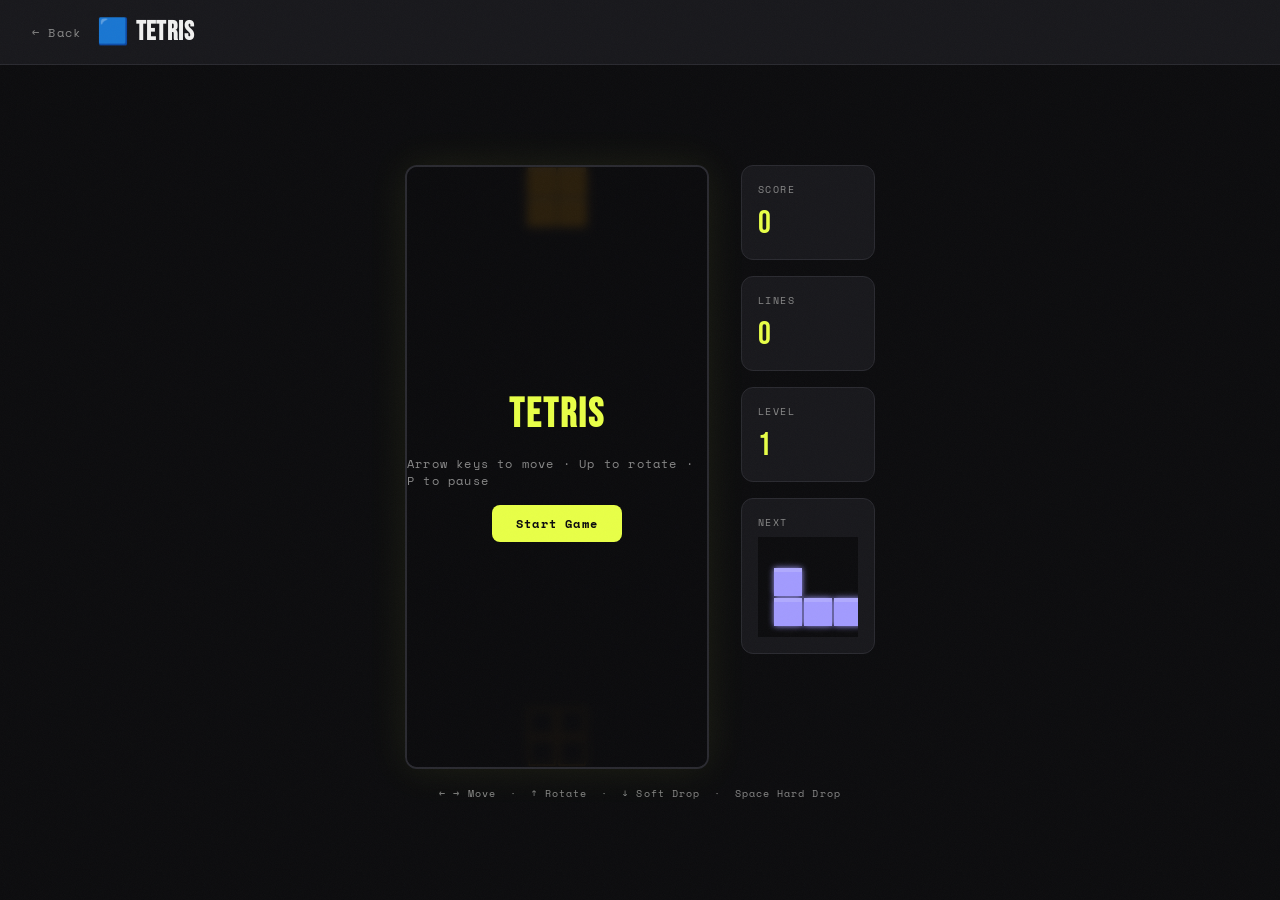
<file: games/tetris.html>
<!DOCTYPE html>
<html lang="en">
<head>
  <meta charset="UTF-8"/><meta name="viewport" content="width=device-width,initial-scale=1.0"/>
  <title>Tetris — PIXELZONE</title>
  <link rel="preconnect" href="https://fonts.googleapis.com"/>
  <link href="https://fonts.googleapis.com/css2?family=Bebas+Neue&family=Space+Mono:wght@400;700&family=DM+Sans:wght@400;500&display=swap" rel="stylesheet"/>
  <link rel="stylesheet" href="../css/style.css"/>
  <style>
    .tetris-wrap { display:flex; gap:2rem; align-items:flex-start; }
    .tetris-side { display:flex;flex-direction:column;gap:1rem;min-width:120px; }
    .side-box { background:var(--surface);border:1px solid var(--border);border-radius:var(--radius);padding:1rem; }
    .side-label { font-family:var(--font-mono);font-size:.6rem;letter-spacing:.15em;color:var(--text-muted);margin-bottom:.5rem; }
    .side-val { font-family:var(--font-display);font-size:2rem;color:var(--accent); }
    @media(max-width:600px){.tetris-wrap{flex-direction:column;align-items:center;}.tetris-side{flex-direction:row;min-width:unset;}}
  </style>
</head>
<body>
<div class="noise"></div>
<div class="game-page">
  <div class="game-header">
    <a href="../index.html">← Back</a>
    <h1>🟦 Tetris</h1>
  </div>
  <div class="game-area">
    <div class="tetris-wrap">
      <div class="game-canvas-wrap" style="position:relative">
        <canvas id="gameCanvas" width="300" height="600"></canvas>
        <div class="overlay" id="overlay">
          <h2 id="overlayTitle">TETRIS</h2>
          <p id="overlayMsg">Arrow keys to move · Up to rotate · P to pause</p>
          <button class="game-btn" id="startBtn">Start Game</button>
        </div>
      </div>
      <div class="tetris-side">
        <div class="side-box">
          <div class="side-label">SCORE</div>
          <div class="side-val" id="score">0</div>
        </div>
        <div class="side-box">
          <div class="side-label">LINES</div>
          <div class="side-val" id="lines">0</div>
        </div>
        <div class="side-box">
          <div class="side-label">LEVEL</div>
          <div class="side-val" id="level">1</div>
        </div>
        <div class="side-box">
          <div class="side-label">NEXT</div>
          <canvas id="nextCanvas" width="100" height="100"></canvas>
        </div>
        <button class="game-btn secondary" id="pauseBtn" style="display:none">Pause</button>
      </div>
    </div>
    <p class="game-hint">← → Move &nbsp;·&nbsp; ↑ Rotate &nbsp;·&nbsp; ↓ Soft Drop &nbsp;·&nbsp; Space Hard Drop</p>
  </div>
</div>
<script>
const canvas = document.getElementById('gameCanvas');
const ctx = canvas.getContext('2d');
const nextCanvas = document.getElementById('nextCanvas');
const nctx = nextCanvas.getContext('2d');
const COLS=10, ROWS=20, CELL=30;
const COLORS=['','#ff4757','#ffa502','#eccc68','#2ed573','#1e90ff','#a29bfe','#fd79a8'];
const SHAPES=[null,
  [[1,1,1,1]],
  [[1,1],[1,1]],
  [[0,1,0],[1,1,1]],
  [[0,1,1],[1,1,0]],
  [[1,1,0],[0,1,1]],
  [[1,0,0],[1,1,1]],
  [[0,0,1],[1,1,1]]
];

let board, piece, nextPiece, score, lines, level, dropTimer, lastTime, animId, running=false, paused=false;

function newBoard(){return Array.from({length:ROWS},()=>Array(COLS).fill(0));}
function randPiece(){
  const type=Math.floor(Math.random()*7)+1;
  const shape=SHAPES[type].map(r=>[...r]);
  return{type,shape,x:Math.floor((COLS-shape[0].length)/2),y:0};
}

function collides(p,b,ox=0,oy=0,s=p.shape){
  for(let r=0;r<s.length;r++)for(let c=0;c<s[r].length;c++)
    if(s[r][c]&&(b[r+p.y+oy]===undefined||b[r+p.y+oy][c+p.x+ox]===undefined||b[r+p.y+oy][c+p.x+ox]))return true;
  return false;
}

function rotate(shape){
  const N=shape.length, M=shape[0].length;
  const r=Array.from({length:M},()=>Array(N).fill(0));
  for(let i=0;i<N;i++)for(let j=0;j<M;j++)r[j][N-1-i]=shape[i][j];
  return r;
}

function merge(){
  piece.shape.forEach((row,r)=>row.forEach((v,c)=>{if(v)board[r+piece.y][c+piece.x]=piece.type;}));
}

function clearLines(){
  let cleared=0;
  for(let r=ROWS-1;r>=0;r--){
    if(board[r].every(v=>v)){board.splice(r,1);board.unshift(Array(COLS).fill(0));cleared++;r++;}
  }
  if(cleared){
    const pts=[0,100,300,500,800];
    score+=pts[cleared]*level;
    lines+=cleared;
    level=Math.floor(lines/10)+1;
    document.getElementById('score').textContent=score;
    document.getElementById('lines').textContent=lines;
    document.getElementById('level').textContent=level;
  }
}

function drawBoard(){
  ctx.fillStyle='#0c0c0e'; ctx.fillRect(0,0,canvas.width,canvas.height);
  // grid
  ctx.strokeStyle='#18181c'; ctx.lineWidth=.5;
  for(let c=0;c<=COLS;c++){ctx.beginPath();ctx.moveTo(c*CELL,0);ctx.lineTo(c*CELL,canvas.height);ctx.stroke();}
  for(let r=0;r<=ROWS;r++){ctx.beginPath();ctx.moveTo(0,r*CELL);ctx.lineTo(canvas.width,r*CELL);ctx.stroke();}
  // board
  board.forEach((row,r)=>row.forEach((v,c)=>{if(v)drawCell(ctx,c,r,v);}));
  // ghost
  let ghost={...piece,shape:piece.shape.map(r=>[...r])};
  while(!collides(ghost,board,0,1))ghost.y++;
  ghost.shape.forEach((row,r)=>row.forEach((v,c)=>{
    if(v){ctx.strokeStyle=COLORS[piece.type];ctx.lineWidth=1;ctx.strokeRect(c*CELL+ghost.x*CELL+2,r*CELL+ghost.y*CELL+2,CELL-4,CELL-4);}
  }));
  // piece
  piece.shape.forEach((row,r)=>row.forEach((v,c)=>{if(v)drawCell(ctx,c+piece.x,r+piece.y,piece.type);}));
}

function drawCell(c,x,y,type){
  const color=COLORS[type];
  c.fillStyle=color;
  c.shadowColor=color; c.shadowBlur=6;
  c.fillRect(x*CELL+1,y*CELL+1,CELL-2,CELL-2);
  c.shadowBlur=0;
  c.fillStyle='rgba(255,255,255,.15)';
  c.fillRect(x*CELL+1,y*CELL+1,CELL-2,4);
}

function drawNext(){
  nctx.fillStyle='#0c0c0e'; nctx.fillRect(0,0,nextCanvas.width,nextCanvas.height);
  const s=nextPiece.shape, offX=(4-s[0].length)/2, offY=(4-s.length)/2;
  s.forEach((row,r)=>row.forEach((v,c)=>{if(v)drawCell(nctx,c+offX,r+offY,nextPiece.type);}));
}

function gameLoop(ts){
  if(!running||paused){animId=requestAnimationFrame(gameLoop);return;}
  if(!lastTime)lastTime=ts;
  const dt=ts-lastTime; lastTime=ts;
  dropTimer+=dt;
  const speed=Math.max(50,1000-level*80);
  if(dropTimer>speed){dropTimer=0;drop();}
  drawBoard(); drawNext();
  animId=requestAnimationFrame(gameLoop);
}

function drop(){
  if(!collides(piece,board,0,1)){piece.y++;}
  else{
    merge(); clearLines();
    piece=nextPiece; nextPiece=randPiece();
    if(collides(piece,board)){running=false;showOverlay('GAME OVER',`Score: ${score}`);}
  }
}

function showOverlay(title,msg){
  document.getElementById('overlayTitle').textContent=title;
  document.getElementById('overlayMsg').textContent=msg;
  document.getElementById('overlay').classList.remove('hidden');
  document.getElementById('pauseBtn').style.display='none';
}

function startGame(){
  board=newBoard(); piece=randPiece(); nextPiece=randPiece();
  score=0;lines=0;level=1;dropTimer=0;lastTime=0;
  document.getElementById('score').textContent=0;
  document.getElementById('lines').textContent=0;
  document.getElementById('level').textContent=1;
  document.getElementById('overlay').classList.add('hidden');
  document.getElementById('pauseBtn').style.display='';
  running=true; paused=false;
  cancelAnimationFrame(animId);
  animId=requestAnimationFrame(gameLoop);
}

document.getElementById('startBtn').addEventListener('click',startGame);
document.getElementById('pauseBtn').addEventListener('click',()=>{
  paused=!paused;
  document.getElementById('pauseBtn').textContent=paused?'Resume':'Pause';
  if(paused)showOverlay('PAUSED','Press P or Resume');
  else document.getElementById('overlay').classList.add('hidden');
});

document.addEventListener('keydown',e=>{
  if(!running)return;
  if(e.key==='p'||e.key==='P'){document.getElementById('pauseBtn').click();return;}
  if(paused)return;
  switch(e.key){
    case'ArrowLeft':if(!collides(piece,board,-1))piece.x--;break;
    case'ArrowRight':if(!collides(piece,board,1))piece.x++;break;
    case'ArrowDown':drop();break;
    case'ArrowUp':{const r=rotate(piece.shape);if(!collides(piece,board,0,0,r))piece.shape=r;break;}
    case' ':{while(!collides(piece,board,0,1))piece.y++;drop();break;}
  }
  e.preventDefault();
});

// Draw initial screen
board=newBoard(); piece=randPiece(); nextPiece=randPiece();
drawBoard(); drawNext();
</script>
</body>
</html>
</file>
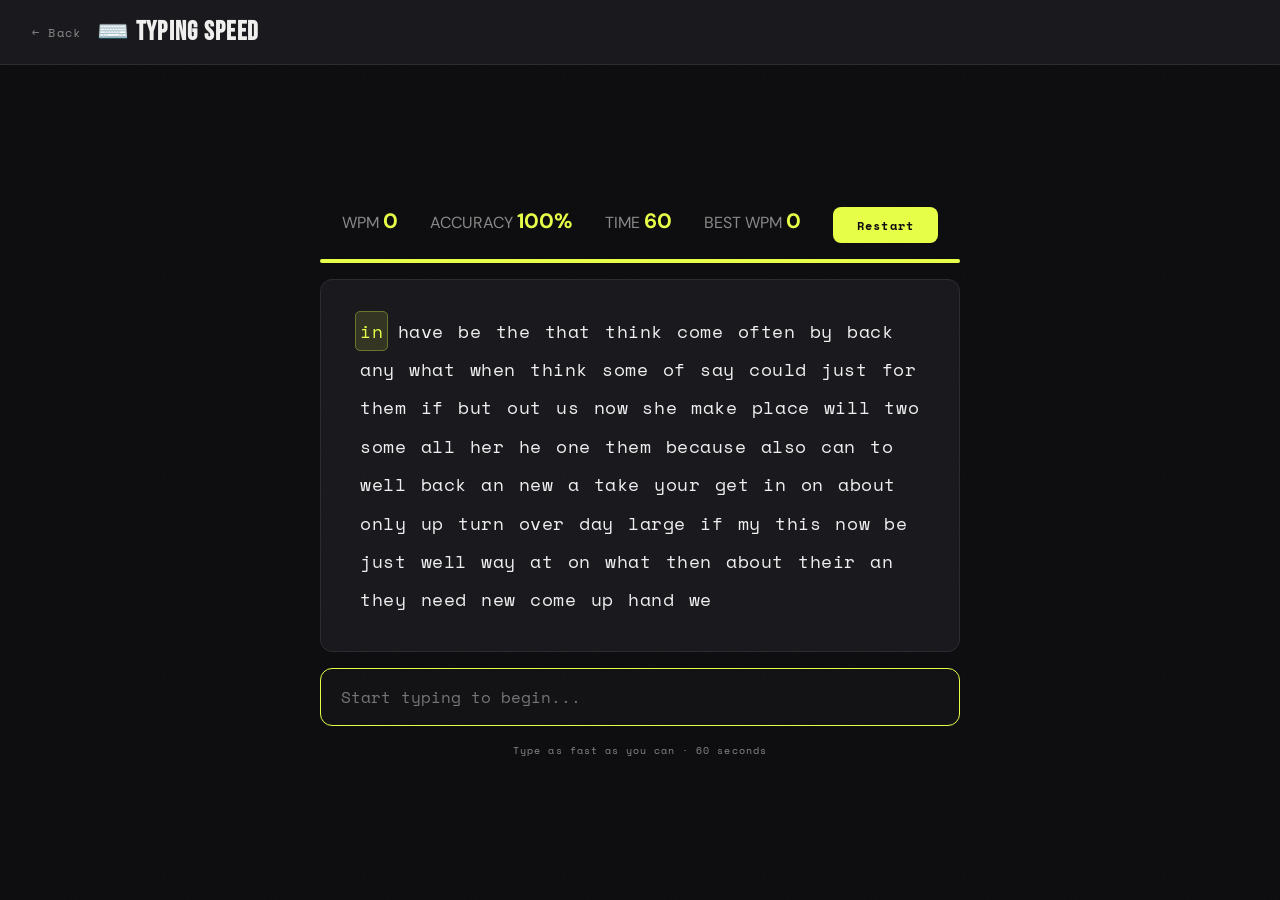
<file: games/typing.html>
<!DOCTYPE html>
<html lang="en">
<head>
  <meta charset="UTF-8"/><meta name="viewport" content="width=device-width,initial-scale=1.0"/>
  <title>Typing Speed — PIXELZONE</title>
  <link rel="preconnect" href="https://fonts.googleapis.com"/>
  <link href="https://fonts.googleapis.com/css2?family=Bebas+Neue&family=Space+Mono:wght@400;700&family=DM+Sans:wght@400;500&display=swap" rel="stylesheet"/>
  <link rel="stylesheet" href="../css/style.css"/>
  <style>
    .typing-area{max-width:640px;width:100%;}
    .words-display{background:var(--surface);border:1px solid var(--border);border-radius:var(--radius);padding:2rem;font-family:var(--font-mono);font-size:1.1rem;line-height:2;letter-spacing:.03em;min-height:120px;position:relative;overflow:hidden;}
    .word{display:inline-block;margin:0 .2rem;padding:.1rem .25rem;border-radius:4px;transition:background .1s;}
    .word.correct{color:#2ed573;}
    .word.wrong{color:#ff4757;background:rgba(255,71,87,.12);text-decoration:underline;}
    .word.current{background:rgba(232,255,71,.12);color:#e8ff47;outline:1px solid rgba(232,255,71,.4);border-radius:4px;}
    .type-input{width:100%;background:var(--bg2);border:1px solid var(--border);border-radius:var(--radius);padding:1rem 1.25rem;font-family:var(--font-mono);font-size:1rem;color:var(--text);outline:none;transition:border-color .2s;margin-top:1rem;}
    .type-input:focus{border-color:var(--accent);}
    .type-input.wrong-input{border-color:#ff4757;background:rgba(255,71,87,.05);}
    .typing-stats{display:flex;gap:2rem;flex-wrap:wrap;}
    .progress-bar{width:100%;height:4px;background:var(--border);border-radius:2px;margin-bottom:1rem;}
    .progress-fill{height:100%;background:var(--accent);border-radius:2px;transition:width .3s;}
  </style>
</head>
<body>
<div class="noise"></div>
<div class="game-page">
  <div class="game-header">
    <a href="../index.html">← Back</a>
    <h1>⌨️ Typing Speed</h1>
  </div>
  <div class="game-area">
    <div class="typing-stats">
      <span><span class="score-label">WPM </span><span class="score-val" id="wpm">0</span></span>
      <span><span class="score-label">ACCURACY </span><span class="score-val" id="acc">100%</span></span>
      <span><span class="score-label">TIME </span><span class="score-val" id="time">60</span></span>
      <span><span class="score-label">BEST WPM </span><span class="score-val" id="best">0</span></span>
      <button class="game-btn" id="restartBtn">Restart</button>
    </div>
    <div class="typing-area">
      <div class="progress-bar"><div class="progress-fill" id="progress" style="width:100%"></div></div>
      <div class="words-display" id="wordsDisplay"></div>
      <input type="text" class="type-input" id="typeInput" placeholder="Start typing to begin..." autocomplete="off" autocorrect="off" autocapitalize="off" spellcheck="false"/>
    </div>
    <p class="game-hint">Type as fast as you can · 60 seconds</p>
  </div>
</div>
<script>
const WORDS=['the','be','to','of','and','a','in','that','have','it','for','not','on','with','he','as','you','do','at','this','but','his','by','from','they','we','say','her','she','or','an','will','my','one','all','would','there','their','what','so','up','out','if','about','who','get','which','go','me','when','make','can','like','time','no','just','him','know','take','people','into','year','your','good','some','could','them','see','other','than','then','now','look','only','come','its','over','think','also','back','after','use','two','how','our','work','first','well','way','even','new','want','because','any','these','give','day','most','us','great','between','need','large','often','hand','high','place','hold','turn','been'];

let words=[],currentIdx=0,correct=0,wrong=0,started=false,timerInt,timeLeft=60,best=0,total=0;

function genWords(){
  return Array.from({length:80},()=>WORDS[Math.floor(Math.random()*WORDS.length)]);
}

function init(){
  clearInterval(timerInt);
  words=genWords();currentIdx=0;correct=0;wrong=0;started=false;timeLeft=60;total=0;
  document.getElementById('wpm').textContent=0;
  document.getElementById('acc').textContent='100%';
  document.getElementById('time').textContent=60;
  document.getElementById('progress').style.width='100%';
  document.getElementById('typeInput').value='';
  document.getElementById('typeInput').disabled=false;
  document.getElementById('typeInput').className='type-input';
  document.getElementById('typeInput').placeholder='Start typing to begin...';
  renderWords();
  setTimeout(()=>document.getElementById('typeInput').focus(),100);
}

function renderWords(){
  const el=document.getElementById('wordsDisplay');
  el.innerHTML=words.map((w,i)=>`<span class="word ${i<currentIdx?(words[i].correct?'correct':'wrong'):i===currentIdx?'current':''}" id="w${i}">${w}</span>`).join('');
  const cur=document.getElementById('w'+currentIdx);
  if(cur)cur.scrollIntoView({block:'nearest'});
}

function startTimer(){
  timerInt=setInterval(()=>{
    timeLeft--;
    document.getElementById('time').textContent=timeLeft;
    document.getElementById('progress').style.width=(timeLeft/60*100)+'%';
    const elapsed=(60-timeLeft)/60;
    if(elapsed>0){const wpm=Math.round((correct/5)/((60-timeLeft)/60));document.getElementById('wpm').textContent=wpm;}
    if(timeLeft<=0){endGame();}
  },1000);
}

function endGame(){
  clearInterval(timerInt);
  const wpm=Math.round((correct/5)/(60/60));
  if(wpm>best){best=wpm;document.getElementById('best').textContent=best;}
  document.getElementById('wpm').textContent=wpm;
  document.getElementById('typeInput').disabled=true;
  document.getElementById('typeInput').placeholder=`Done! ${wpm} WPM — Press Restart to play again`;
}

document.getElementById('typeInput').addEventListener('input',e=>{
  const val=e.target.value;
  if(!started&&val.length>0){started=true;startTimer();}
  if(val.endsWith(' ')){
    const typed=val.trim();
    const expected=words[currentIdx];
    words[currentIdx]={...{word:expected,correct:typed===expected}};
    if(typed===expected)correct+=expected.length+1;
    else wrong++;
    total++;
    document.getElementById('acc').textContent=Math.round((total-wrong)/Math.max(1,total)*100)+'%';
    currentIdx++;
    e.target.value='';
    e.target.className='type-input';
    renderWords();
    if(currentIdx>=words.length){words=[...words,...genWords()];}
  }else{
    const expected=words[currentIdx];
    e.target.className='type-input'+(val&&!expected.startsWith(val)?' wrong-input':'');
  }
});

document.getElementById('restartBtn').addEventListener('click',init);
init();
</script>
</body>
</html>
</file>
<file: css/style.css>
/* ===========================
   PIXELZONE — Main Styles
   =========================== */

:root {
  --bg: #0c0c0e;
  --bg2: #111114;
  --surface: #18181c;
  --border: #2a2a30;
  --accent: #e8ff47;
  --accent2: #ff4757;
  --text: #f0f0f0;
  --text-muted: #888;
  --font-display: 'Bebas Neue', sans-serif;
  --font-mono: 'Space Mono', monospace;
  --font-body: 'DM Sans', sans-serif;
  --radius: 12px;
  --radius-lg: 20px;
}

*, *::before, *::after { box-sizing: border-box; margin: 0; padding: 0; }

html { scroll-behavior: smooth; }

body {
  background: var(--bg);
  color: var(--text);
  font-family: var(--font-body);
  min-height: 100vh;
  overflow-x: hidden;
}

/* NOISE */
.noise {
  pointer-events: none;
  position: fixed; inset: 0; z-index: 999;
  opacity: .03;
  background-image: url("data:image/svg+xml,%3Csvg viewBox='0 0 256 256' xmlns='http://www.w3.org/2000/svg'%3E%3Cfilter id='noise'%3E%3CfeTurbulence type='fractalNoise' baseFrequency='0.9' numOctaves='4' stitchTiles='stitch'/%3E%3C/filter%3E%3Crect width='100%25' height='100%25' filter='url(%23noise)'/%3E%3C/svg%3E");
  background-size: 200px 200px;
}

/* ===== HEADER ===== */
.header {
  position: sticky; top: 0; z-index: 100;
  background: rgba(12,12,14,.88);
  backdrop-filter: blur(16px);
  border-bottom: 1px solid var(--border);
}
.header-inner {
  max-width: 1280px; margin: 0 auto;
  padding: 0 2rem;
  height: 64px;
  display: flex; align-items: center; gap: 2rem;
}
.logo {
  text-decoration: none;
  display: flex; align-items: center; gap: .5rem;
  font-family: var(--font-display);
  font-size: 1.4rem;
  letter-spacing: .05em;
  color: var(--text);
}
.logo-icon { color: var(--accent); font-size: 1.2rem; }
.logo strong { color: var(--accent); }
.nav { display: flex; gap: .25rem; margin-left: auto; }
.nav-link {
  font-family: var(--font-mono);
  font-size: .72rem;
  text-decoration: none;
  color: var(--text-muted);
  padding: .4rem .75rem;
  border-radius: 6px;
  transition: all .2s;
  letter-spacing: .05em;
}
.nav-link:hover, .nav-link.active { color: var(--accent); background: rgba(232,255,71,.08); }
.menu-toggle { display: none; background: none; border: 1px solid var(--border); color: var(--text); padding: .4rem .75rem; border-radius: 6px; cursor: pointer; font-size: 1rem; }

/* ===== HERO ===== */
.hero {
  position: relative;
  min-height: 90vh;
  display: flex; align-items: center;
  overflow: hidden;
}
.hero-bg-grid {
  position: absolute; inset: 0;
  background-image:
    linear-gradient(rgba(232,255,71,.04) 1px, transparent 1px),
    linear-gradient(90deg, rgba(232,255,71,.04) 1px, transparent 1px);
  background-size: 60px 60px;
  mask-image: radial-gradient(ellipse 80% 80% at 50% 50%, black 40%, transparent 100%);
}
.hero-content {
  position: relative; z-index: 2;
  max-width: 1280px; margin: 0 auto;
  padding: 6rem 2rem 8rem;
}
.hero-eyebrow {
  font-family: var(--font-mono);
  font-size: .75rem;
  color: var(--accent);
  letter-spacing: .2em;
  margin-bottom: 1.5rem;
  text-transform: uppercase;
}
.hero-title {
  font-family: var(--font-display);
  font-size: clamp(5rem, 16vw, 13rem);
  line-height: .9;
  letter-spacing: -.02em;
  color: var(--text);
}
.hero-accent { color: var(--accent); -webkit-text-stroke: 2px var(--accent); color: transparent; }
.hero-sub {
  font-size: 1.1rem;
  color: var(--text-muted);
  margin: 2rem 0 2.5rem;
  max-width: 400px;
  line-height: 1.6;
}
.cta-btn {
  display: inline-block;
  font-family: var(--font-mono);
  font-size: .85rem;
  letter-spacing: .1em;
  color: var(--bg);
  background: var(--accent);
  padding: .9rem 2rem;
  border-radius: 8px;
  text-decoration: none;
  font-weight: 700;
  transition: transform .2s, box-shadow .2s;
}
.cta-btn:hover { transform: translateY(-2px); box-shadow: 0 8px 24px rgba(232,255,71,.35); }

/* TICKER */
.hero-ticker {
  position: absolute; bottom: 0; left: 0; right: 0;
  overflow: hidden;
  border-top: 1px solid var(--border);
  background: var(--surface);
  padding: .7rem 0;
}
.ticker-track {
  display: flex; white-space: nowrap;
  animation: ticker 22s linear infinite;
  font-family: var(--font-mono);
  font-size: .7rem;
  letter-spacing: .15em;
  color: var(--text-muted);
}
@keyframes ticker { from { transform: translateX(0); } to { transform: translateX(-50%); } }

/* ===== FILTER ===== */
.filter-bar {
  border-bottom: 1px solid var(--border);
  position: sticky; top: 64px; z-index: 90;
  background: rgba(12,12,14,.92);
  backdrop-filter: blur(12px);
}
.filter-inner {
  max-width: 1280px; margin: 0 auto;
  padding: .75rem 2rem;
  display: flex; align-items: center; gap: .5rem;
  flex-wrap: wrap;
}
.filter-label {
  font-family: var(--font-mono);
  font-size: .65rem;
  color: var(--text-muted);
  letter-spacing: .15em;
  margin-right: .5rem;
}
.filter-btn {
  font-family: var(--font-mono);
  font-size: .7rem;
  letter-spacing: .1em;
  background: transparent;
  border: 1px solid var(--border);
  color: var(--text-muted);
  padding: .35rem .9rem;
  border-radius: 100px;
  cursor: pointer;
  transition: all .2s;
}
.filter-btn.active, .filter-btn:hover { background: var(--accent); color: var(--bg); border-color: var(--accent); }

/* ===== GAMES GRID ===== */
.games-grid {
  max-width: 1280px; margin: 3rem auto;
  padding: 0 2rem 4rem;
  display: grid;
  grid-template-columns: repeat(auto-fill, minmax(280px, 1fr));
  gap: 1.5rem;
}

/* ===== GAME CARD ===== */
.game-card {
  background: var(--surface);
  border: 1px solid var(--border);
  border-radius: var(--radius-lg);
  overflow: hidden;
  transition: transform .25s, border-color .25s, box-shadow .25s;
  display: flex; flex-direction: column;
}
.game-card:hover {
  transform: translateY(-6px);
  border-color: rgba(232,255,71,.4);
  box-shadow: 0 20px 40px rgba(0,0,0,.5), 0 0 0 1px rgba(232,255,71,.15);
}
.game-card[data-cat="hidden"] { display: none; }

.card-thumb {
  position: relative;
  height: 160px;
  display: flex; align-items: center; justify-content: center;
}
.card-emoji { font-size: 4rem; filter: drop-shadow(0 4px 12px rgba(0,0,0,.5)); }
.card-badge {
  position: absolute; top: .75rem; right: .75rem;
  font-family: var(--font-mono);
  font-size: .6rem;
  letter-spacing: .15em;
  padding: .25rem .6rem;
  border-radius: 100px;
  font-weight: 700;
}
.card-badge.arcade { background: #ff4757; color: #fff; }
.card-badge.puzzle { background: #5352ed; color: #fff; }
.card-badge.action { background: #2ed573; color: #000; }

.card-body { padding: 1.25rem; flex: 1; display: flex; flex-direction: column; }
.card-title {
  font-family: var(--font-display);
  font-size: 1.5rem;
  letter-spacing: .03em;
  margin-bottom: .5rem;
}
.card-desc {
  font-size: .875rem;
  color: var(--text-muted);
  line-height: 1.5;
  flex: 1;
  margin-bottom: 1rem;
}
.card-meta { display: flex; gap: .5rem; flex-wrap: wrap; margin-bottom: 1.25rem; }
.card-tag {
  font-family: var(--font-mono);
  font-size: .6rem;
  letter-spacing: .1em;
  color: var(--text-muted);
  background: var(--bg2);
  border: 1px solid var(--border);
  padding: .2rem .6rem;
  border-radius: 4px;
}
.play-btn {
  display: block; text-align: center;
  font-family: var(--font-mono);
  font-size: .75rem;
  letter-spacing: .1em;
  text-decoration: none;
  color: var(--accent);
  border: 1px solid var(--accent);
  padding: .65rem 1rem;
  border-radius: 8px;
  transition: all .2s;
}
.play-btn:hover { background: var(--accent); color: var(--bg); }

/* ===== ABOUT ===== */
.about-section {
  background: var(--surface);
  border-top: 1px solid var(--border);
  border-bottom: 1px solid var(--border);
}
.about-inner {
  max-width: 1280px; margin: 0 auto;
  padding: 5rem 2rem;
}
.about-eyebrow {
  font-family: var(--font-mono);
  font-size: .7rem;
  letter-spacing: .2em;
  color: var(--accent);
  text-transform: uppercase;
  margin-bottom: 1rem;
}
.about-title {
  font-family: var(--font-display);
  font-size: clamp(2rem, 5vw, 3.5rem);
  line-height: 1.1;
  max-width: 600px;
  margin-bottom: 1.5rem;
}
.about-body {
  font-size: 1rem;
  color: var(--text-muted);
  max-width: 540px;
  line-height: 1.7;
  margin-bottom: 3rem;
}
.about-stats { display: flex; gap: 3rem; flex-wrap: wrap; }
.stat { display: flex; flex-direction: column; }
.stat-num {
  font-family: var(--font-display);
  font-size: 3rem;
  color: var(--accent);
  line-height: 1;
}
.stat-label {
  font-family: var(--font-mono);
  font-size: .65rem;
  letter-spacing: .2em;
  color: var(--text-muted);
  margin-top: .25rem;
}

/* ===== FOOTER ===== */
.footer {
  border-top: 1px solid var(--border);
  padding: 2rem;
}
.footer-inner {
  max-width: 1280px; margin: 0 auto;
  display: flex; align-items: center; flex-wrap: wrap; gap: 1rem;
}
.footer-logo {
  font-family: var(--font-display);
  font-size: 1.1rem;
  color: var(--text-muted);
  letter-spacing: .1em;
}
.footer-copy {
  font-family: var(--font-mono);
  font-size: .65rem;
  color: var(--text-muted);
  letter-spacing: .1em;
  margin-left: auto;
}
.footer-links { display: flex; gap: 1.5rem; }
.footer-links a {
  font-family: var(--font-mono);
  font-size: .65rem;
  letter-spacing: .1em;
  color: var(--text-muted);
  text-decoration: none;
}
.footer-links a:hover { color: var(--accent); }

/* ===== GAME PAGE SHARED ===== */
.game-page { min-height: 100vh; display: flex; flex-direction: column; }
.game-header {
  display: flex; align-items: center; gap: 1rem;
  padding: 1rem 2rem;
  border-bottom: 1px solid var(--border);
  background: var(--surface);
}
.game-header a {
  font-family: var(--font-mono);
  font-size: .75rem;
  color: var(--text-muted);
  text-decoration: none;
  letter-spacing: .1em;
}
.game-header a:hover { color: var(--accent); }
.game-header h1 {
  font-family: var(--font-display);
  font-size: 1.6rem;
  letter-spacing: .05em;
}
.game-area {
  flex: 1;
  display: flex; flex-direction: column; align-items: center; justify-content: center;
  padding: 2rem 1rem;
  gap: 1rem;
}
.game-canvas-wrap {
  position: relative;
  border: 2px solid var(--border);
  border-radius: var(--radius);
  overflow: hidden;
  box-shadow: 0 0 40px rgba(232,255,71,.08);
}
canvas { display: block; }
.game-ui {
  display: flex; align-items: center; gap: 1.5rem;
  font-family: var(--font-mono);
  font-size: .8rem;
  letter-spacing: .1em;
  color: var(--text-muted);
}
.score-label { color: var(--text-muted); }
.score-val {
  font-size: 1.3rem;
  color: var(--accent);
  font-weight: 700;
}
.game-btn {
  font-family: var(--font-mono);
  font-size: .75rem;
  letter-spacing: .1em;
  background: var(--accent);
  color: var(--bg);
  border: none;
  padding: .6rem 1.5rem;
  border-radius: 8px;
  cursor: pointer;
  font-weight: 700;
  transition: opacity .2s;
}
.game-btn:hover { opacity: .85; }
.game-btn.secondary {
  background: transparent;
  color: var(--text-muted);
  border: 1px solid var(--border);
}
.game-hint {
  font-family: var(--font-mono);
  font-size: .65rem;
  letter-spacing: .1em;
  color: var(--text-muted);
  text-align: center;
}

/* overlay */
.overlay {
  position: absolute; inset: 0;
  background: rgba(12,12,14,.88);
  display: flex; flex-direction: column; align-items: center; justify-content: center;
  gap: 1rem;
  z-index: 10;
  backdrop-filter: blur(4px);
  border-radius: var(--radius);
}
.overlay h2 { font-family: var(--font-display); font-size: 2.5rem; color: var(--accent); letter-spacing: .05em; }
.overlay p { font-family: var(--font-mono); font-size: .75rem; color: var(--text-muted); letter-spacing: .1em; }
.overlay.hidden { display: none; }

/* ===== RESPONSIVE ===== */
@media (max-width: 768px) {
  .nav { display: none; }
  .menu-toggle { display: block; margin-left: auto; }
  .nav.open { display: flex; flex-direction: column; position: absolute; top: 64px; left: 0; right: 0; background: var(--bg2); border-bottom: 1px solid var(--border); padding: 1rem; }
  .hero-title { font-size: clamp(4rem, 20vw, 8rem); }
  .hero-accent { -webkit-text-stroke: 1px var(--accent); }
  .games-grid { grid-template-columns: 1fr 1fr; gap: 1rem; padding: 0 1rem 3rem; }
  .footer-copy { display: none; }
  .about-stats { gap: 2rem; }
}
@media (max-width: 480px) {
  .games-grid { grid-template-columns: 1fr; }
}

/* page-load animation */
.game-card { animation: fadeUp .4s ease both; }
.game-card:nth-child(1) { animation-delay: .05s; }
.game-card:nth-child(2) { animation-delay: .1s; }
.game-card:nth-child(3) { animation-delay: .15s; }
.game-card:nth-child(4) { animation-delay: .2s; }
.game-card:nth-child(5) { animation-delay: .25s; }
.game-card:nth-child(6) { animation-delay: .3s; }
.game-card:nth-child(7) { animation-delay: .35s; }
.game-card:nth-child(8) { animation-delay: .4s; }
.game-card:nth-child(9) { animation-delay: .45s; }
.game-card:nth-child(10){ animation-delay: .5s; }
@keyframes fadeUp {
  from { opacity: 0; transform: translateY(20px); }
  to   { opacity: 1; transform: translateY(0); }
}
</file>
